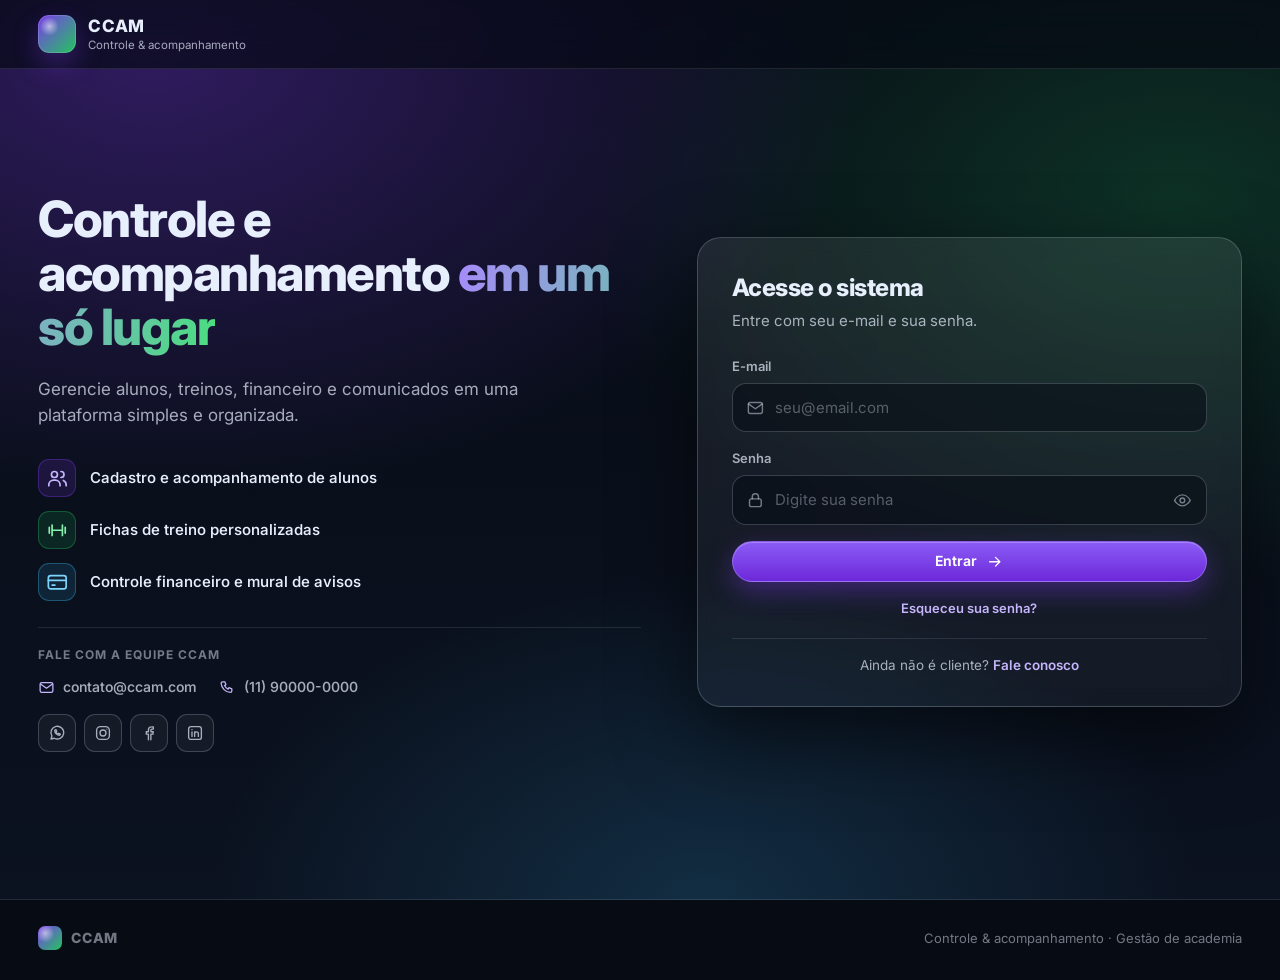
<file: src/main/resources/static/index.html>
<!doctype html>
<html lang="pt-BR">
  <head>
    <meta charset="utf-8" />
    <meta name="viewport" content="width=device-width, initial-scale=1" />
    <title>CCAM | Início</title>
    <meta name="description" content="CCAM: gestão de alunos, treinos, financeiro e comunicados." />
    <meta name="theme-color" content="#0b1220" />
    <link rel="icon" type="image/svg+xml" href="favicon.svg" />
    <link rel="icon" type="image/png" sizes="32x32" href="favicon-32.png" />
    <link rel="icon" href="favicon.ico" sizes="any" />
    <link rel="apple-touch-icon" href="apple-touch-icon.png" />
    <link rel="preconnect" href="https://fonts.googleapis.com" />
    <link rel="preconnect" href="https://fonts.gstatic.com" crossorigin />
    <link href="https://fonts.googleapis.com/css2?family=Inter:wght@400;500;600;700;800&amp;display=swap" rel="stylesheet" />
    <link rel="stylesheet" href="css/style.css" />
  </head>
  <body>
    <a class="skip-link" href="#conteudo">Pular para o conteúdo</a>
    <header class="topbar" data-topbar></header>

    <main id="conteudo">
      <div class="container page">
        <section class="hero hero--home">
          <h1>Bem-vindo(a) ao <span class="grad">CCAM</span></h1>
          <p>Gerenciamento e gestão interna da academia: alunos, treinos, financeiro e comunicação em um só lugar.</p>
          <div class="hero__actions">
            <a class="btn btn--brand" href="cadastro.html" data-perm="ALUNOS_EDITAR"><svg class="icon" aria-hidden="true" focusable="false"><use href="#i-user-plus"></use></svg>Novo cadastro</a>
            <a class="btn" href="treinos.html" data-perm="TREINOS_VER"><svg class="icon" aria-hidden="true" focusable="false"><use href="#i-dumbbell"></use></svg>Ver treinos</a>
            <a class="btn btn--brand" href="empresas.html" data-perm="EMPRESAS_GERENCIAR"><svg class="icon" aria-hidden="true" focusable="false"><use href="#i-building"></use></svg>Cadastrar empresa</a>
          </div>
        </section>

        <h2 class="section-title">Acesso rápido</h2>
        <section class="grid grid--3" style="margin-top: 14px;">
          <a class="module" href="cadastro.html" data-perm="ALUNOS_VER">
            <span class="chip-icon "><svg class="icon" aria-hidden="true" focusable="false"><use href="#i-user-plus"></use></svg></span>
            <span class="module__body"><strong>Alunos</strong><span>Cadastre, busque e edite alunos, com histórico de alterações.</span></span>
            <svg class="icon module__arrow" aria-hidden="true" focusable="false"><use href="#i-arrow-right"></use></svg>
          </a>
          <a class="module" href="treinos.html" data-perm="TREINOS_VER">
            <span class="chip-icon chip-icon--green"><svg class="icon" aria-hidden="true" focusable="false"><use href="#i-dumbbell"></use></svg></span>
            <span class="module__body"><strong>Treinos</strong><span>Monte fichas personalizadas a partir do catálogo de exercícios.</span></span>
            <svg class="icon module__arrow" aria-hidden="true" focusable="false"><use href="#i-arrow-right"></use></svg>
          </a>
          <a class="module" href="financeiro.html" data-perm="FINANCEIRO_VER">
            <span class="chip-icon chip-icon--sky"><svg class="icon" aria-hidden="true" focusable="false"><use href="#i-wallet"></use></svg></span>
            <span class="module__body"><strong>Financeiro</strong><span>Lance mensalidades e acompanhe o status de pagamento.</span></span>
            <svg class="icon module__arrow" aria-hidden="true" focusable="false"><use href="#i-arrow-right"></use></svg>
          </a>
          <a class="module" href="empresa.html" data-perm="EMPRESA_VER">
            <span class="chip-icon chip-icon--warn"><svg class="icon" aria-hidden="true" focusable="false"><use href="#i-building"></use></svg></span>
            <span class="module__body"><strong>Empresa</strong><span>Dados institucionais e administrativos da academia.</span></span>
            <svg class="icon module__arrow" aria-hidden="true" focusable="false"><use href="#i-arrow-right"></use></svg>
          </a>
          <a class="module" href="mural.html" data-perm="MURAL_VER">
            <span class="chip-icon "><svg class="icon" aria-hidden="true" focusable="false"><use href="#i-megaphone"></use></svg></span>
            <span class="module__body"><strong>Mural</strong><span>Publique avisos, novidades e eventos para os alunos.</span></span>
            <svg class="icon module__arrow" aria-hidden="true" focusable="false"><use href="#i-arrow-right"></use></svg>
          </a>
          <a class="module" href="crm.html" data-perm="CRM_VER">
            <span class="chip-icon chip-icon--green"><svg class="icon" aria-hidden="true" focusable="false"><use href="#i-chart"></use></svg></span>
            <span class="module__body"><strong>CRM</strong><span>Retenção, novos alunos e aniversariantes do mês.</span></span>
            <svg class="icon module__arrow" aria-hidden="true" focusable="false"><use href="#i-arrow-right"></use></svg>
          </a>
          <a class="module" href="loja.html" data-perm="LOJA_GERENCIAR">
            <span class="chip-icon chip-icon--green"><svg class="icon" aria-hidden="true" focusable="false"><use href="#i-bag"></use></svg></span>
            <span class="module__body"><strong>Loja</strong><span>Produtos da loja interna e desconto de aniversário.</span></span>
            <svg class="icon module__arrow" aria-hidden="true" focusable="false"><use href="#i-arrow-right"></use></svg>
          </a>
          <a class="module" href="usuarios.html" data-perm="USUARIOS_GERENCIAR">
            <span class="chip-icon chip-icon--sky"><svg class="icon" aria-hidden="true" focusable="false"><use href="#i-users"></use></svg></span>
            <span class="module__body"><strong>Usuários</strong><span>Gerencie a equipe: gestores, professores e atendentes.</span></span>
            <svg class="icon module__arrow" aria-hidden="true" focusable="false"><use href="#i-arrow-right"></use></svg>
          </a>
          <a class="module" href="empresas.html" data-perm="EMPRESAS_GERENCIAR">
            <span class="chip-icon "><svg class="icon" aria-hidden="true" focusable="false"><use href="#i-building"></use></svg></span>
            <span class="module__body"><strong>Empresas</strong><span>Cadastre e gerencie as academias que usam o sistema.</span></span>
            <svg class="icon module__arrow" aria-hidden="true" focusable="false"><use href="#i-arrow-right"></use></svg>
          </a>
        </section>
      </div>
    </main>

    <footer class="footer" data-footer></footer>

    <script src="js/script.js"></script>
  </body>
</html>
</file>
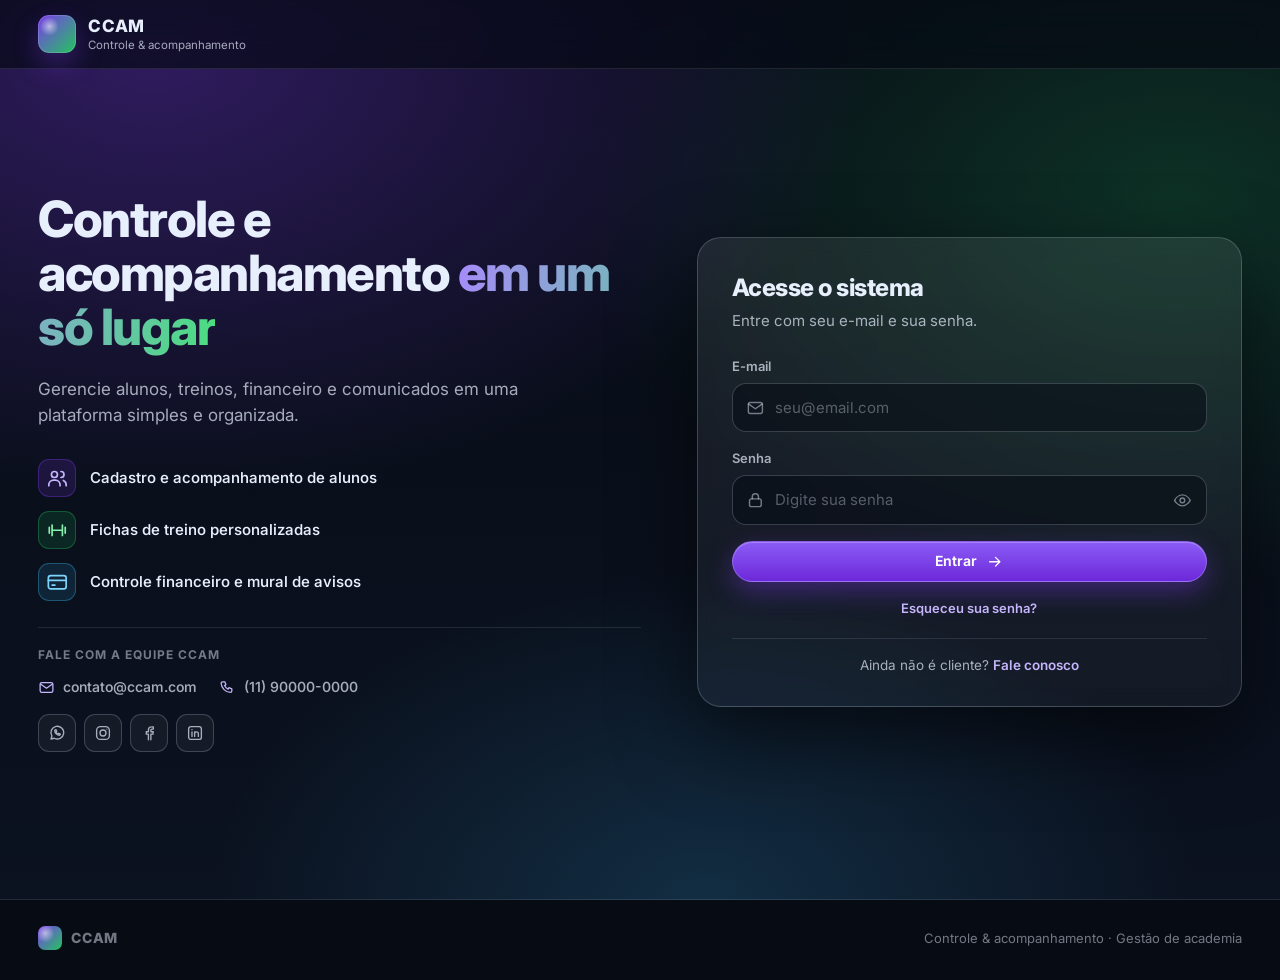
<file: src/main/resources/static/cadastro.html>
<!doctype html>
<html lang="pt-BR">
  <head>
    <meta charset="utf-8" />
    <meta name="viewport" content="width=device-width, initial-scale=1" />
    <title>CCAM | Alunos</title>
    <meta name="description" content="Cadastro e consulta de alunos no CCAM." />
    <meta name="theme-color" content="#0b1220" />
    <link rel="icon" type="image/svg+xml" href="favicon.svg" />
    <link rel="icon" type="image/png" sizes="32x32" href="favicon-32.png" />
    <link rel="icon" href="favicon.ico" sizes="any" />
    <link rel="apple-touch-icon" href="apple-touch-icon.png" />
    <link rel="preconnect" href="https://fonts.googleapis.com" />
    <link rel="preconnect" href="https://fonts.gstatic.com" crossorigin />
    <link href="https://fonts.googleapis.com/css2?family=Inter:wght@400;500;600;700;800&amp;display=swap" rel="stylesheet" />
    <link rel="stylesheet" href="css/style.css" />
  </head>
  <body>
    <a class="skip-link" href="#conteudo">Pular para o conteúdo</a>
    <header class="topbar" data-topbar></header>

    <main id="conteudo">
      <div class="container page">
        <section class="hero">
          <span class="hero__eyebrow"><svg class="icon" aria-hidden="true" focusable="false"><use href="#i-user-plus"></use></svg>Alunos</span>
          <h1>Alunos</h1>
          <p>Cadastre novos alunos, consulte quem já está registrado e mantenha os dados atualizados.</p>
        </section>

        <section class="grid" data-perm="ALUNOS_EDITAR">
          <article class="card">
            <div class="card__head">
              <span class="chip-icon"><svg class="icon" aria-hidden="true" focusable="false"><use href="#i-user-plus"></use></svg></span>
              <div>
                <h2 id="aluno-form-title">Novo aluno</h2>
                <p class="help" id="aluno-form-sub">Campos marcados com <span class="req" aria-hidden="true">*</span> são obrigatórios.</p>
              </div>
            </div>

            <form id="formCadastro">
              <div class="form-section">
                <h3 class="form-section__title"><svg class="icon" aria-hidden="true" focusable="false"><use href="#i-user"></use></svg>Dados pessoais</h3>
                <div class="row">
                  <div class="field">
                    <label for="nome">Nome completo <span class="req" aria-hidden="true">*</span></label>
                    <input id="nome" type="text" required autocomplete="name" placeholder="Nome e sobrenome" />
                  </div>
                  <div class="field">
                    <label for="cpf">CPF <span class="req" aria-hidden="true">*</span></label>
                    <input id="cpf" type="text" required inputmode="numeric" data-mask="cpf" placeholder="000.000.000-00" />
                  </div>
                </div>
                <div class="row">
                  <div class="field">
                    <label for="data_nascimento">Data de nascimento</label>
                    <input id="data_nascimento" type="date" />
                  </div>
                  <div class="field">
                    <label for="sexo">Sexo</label>
                    <select id="sexo">
                      <option value="M">Masculino</option>
                      <option value="F">Feminino</option>
                    </select>
                  </div>
                </div>
              </div>

              <div class="form-section">
                <h3 class="form-section__title"><svg class="icon" aria-hidden="true" focusable="false"><use href="#i-phone"></use></svg>Contato</h3>
                <div class="row row--3">
                  <div class="field">
                    <label for="email">E-mail <span class="req" aria-hidden="true">*</span></label>
                    <input id="email" type="email" required autocomplete="email" placeholder="aluno@email.com" />
                  </div>
                  <div class="field">
                    <label for="celular">Celular <span class="req" aria-hidden="true">*</span></label>
                    <input id="celular" type="tel" required data-mask="phone" autocomplete="tel" placeholder="(00) 00000-0000" />
                  </div>
                  <div class="field">
                    <label for="telefone_fixo">Telefone fixo</label>
                    <input id="telefone_fixo" type="tel" data-mask="phone" placeholder="(00) 0000-0000" />
                  </div>
                </div>
              </div>

              <div class="form-section">
                <h3 class="form-section__title"><svg class="icon" aria-hidden="true" focusable="false"><use href="#i-activity"></use></svg>Medidas e saúde</h3>
                <div class="row">
                  <div class="field">
                    <label for="peso">Peso (kg)</label>
                    <input id="peso" type="text" inputmode="decimal" placeholder="Ex: 75,5" />
                  </div>
                  <div class="field">
                    <label for="altura">Altura (m)</label>
                    <input id="altura" type="text" inputmode="decimal" placeholder="Ex: 1,75" />
                  </div>
                </div>
                <div class="field">
                  <label for="condicao_saude">Condição de saúde</label>
                  <textarea id="condicao_saude" placeholder="Informe alergias, lesões ou condições médicas..."></textarea>
                </div>
              </div>

              <div class="form-actions">
                <button class="btn btn--brand" type="submit" id="btn-salvar-aluno"><svg class="icon" aria-hidden="true" focusable="false"><use href="#i-check"></use></svg>Salvar cadastro</button>
                <button class="btn btn--ghost" type="button" id="btn-cancelar-aluno" hidden>Cancelar edição</button>
              </div>
            </form>
          </article>
        </section>

        <section class="grid">
          <article class="card" id="alunos-card">
            <div class="card__head">
              <span class="chip-icon chip-icon--sky"><svg class="icon" aria-hidden="true" focusable="false"><use href="#i-users"></use></svg></span>
              <div>
                <h2>Alunos cadastrados</h2>
                <p class="help">Busque por nome, e-mail ou CPF. Alunos inativos não são apagados: o cadastro e o histórico ficam guardados.</p>
              </div>
            </div>

            <div class="toolbar" id="alunos-filtros">
              <div class="field toolbar__search">
                <label for="alunos-busca" class="sr-only">Buscar aluno</label>
                <div class="input-wrap">
                  <svg class="icon" aria-hidden="true" focusable="false"><use href="#i-search"></use></svg>
                  <input id="alunos-busca" type="search" data-filter="busca" placeholder="Buscar por nome, e-mail ou CPF" autocomplete="off" />
                </div>
              </div>
              <div class="field">
                <label for="alunos-status" class="sr-only">Situação</label>
                <select id="alunos-status" data-filter="status">
                  <option value="ativos" data-default>Alunos atuais (ativos)</option>
                  <option value="inativos">Somente inativos</option>
                  <option value="todos">Todos os alunos</option>
                </select>
              </div>
              <button type="button" class="btn btn--ghost" data-filter-clear>Limpar filtros</button>
            </div>

            <div class="table-wrap">
              <table aria-label="Alunos cadastrados">
                <thead>
                  <tr>
                    <th class="col-name">Aluno</th>
                    <th>CPF</th>
                    <th>Celular</th>
                    <th>Cadastro</th>
                    <th>Situação</th>
                    <th class="num">Ações</th>
                  </tr>
                </thead>
                <tbody id="alunos-lista">
                  <tr><td colspan="6" class="empty-cell"><p class="msg-info">Carregando alunos...</p></td></tr>
                </tbody>
              </table>
            </div>
            <div id="alunos-paginacao"></div>
          </article>
        </section>
      </div>
    </main>

    <footer class="footer" data-footer></footer>

    <script src="js/script.js"></script>
  </body>
</html>
</file>
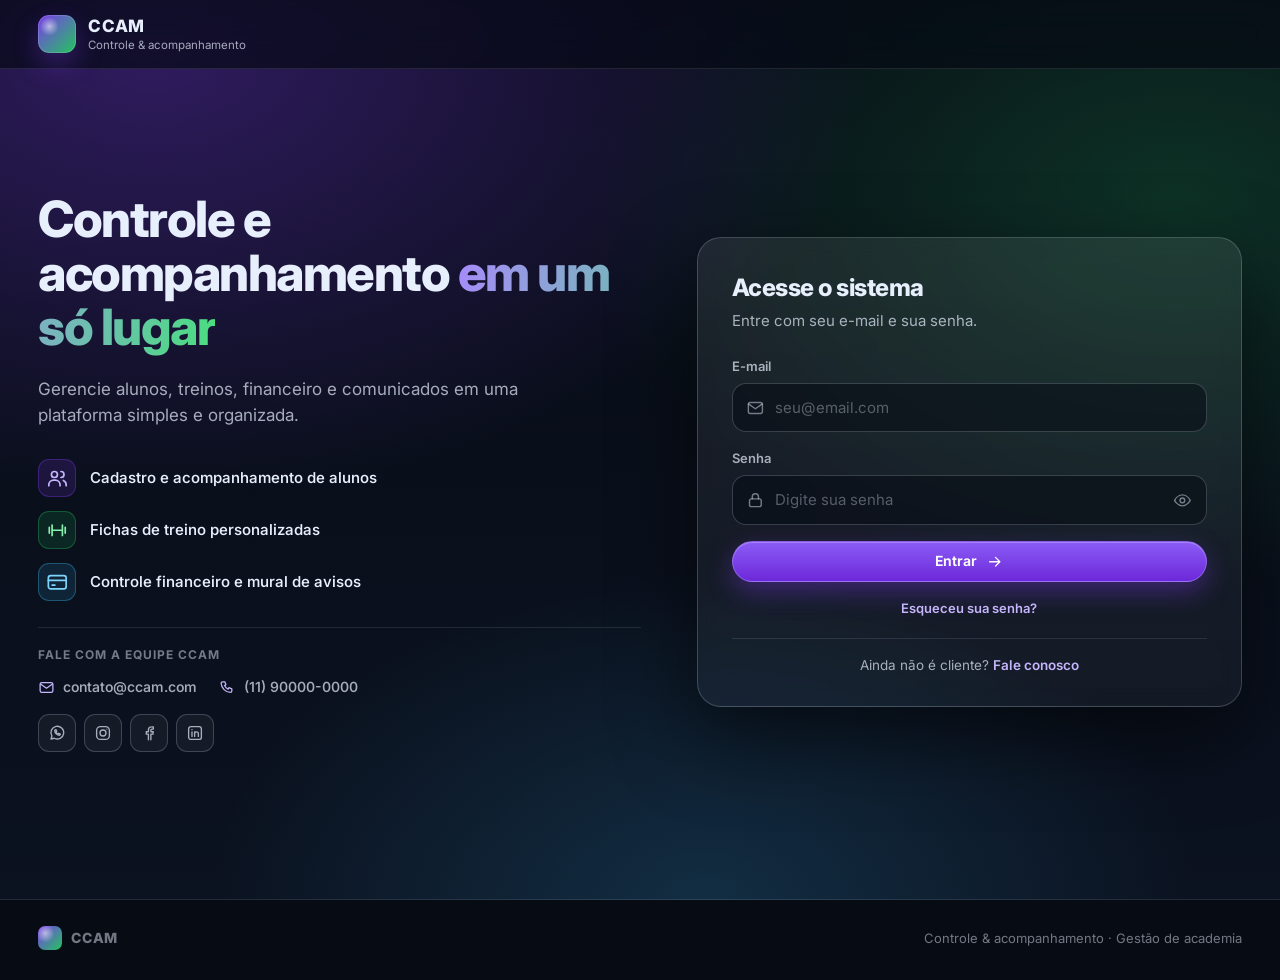
<file: src/main/resources/static/conta.html>
<!doctype html>
<html lang="pt-BR">
  <head>
    <meta charset="utf-8" />
    <meta name="viewport" content="width=device-width, initial-scale=1" />
    <title>CCAM | Minha conta</title>
    <meta name="description" content="Dados da sua conta e troca de senha." />
    <meta name="theme-color" content="#0b1220" />
    <link rel="icon" type="image/svg+xml" href="favicon.svg" />
    <link rel="icon" type="image/png" sizes="32x32" href="favicon-32.png" />
    <link rel="icon" href="favicon.ico" sizes="any" />
    <link rel="apple-touch-icon" href="apple-touch-icon.png" />
    <link rel="preconnect" href="https://fonts.googleapis.com" />
    <link rel="preconnect" href="https://fonts.gstatic.com" crossorigin />
    <link href="https://fonts.googleapis.com/css2?family=Inter:wght@400;500;600;700;800&amp;display=swap" rel="stylesheet" />
    <link rel="stylesheet" href="css/style.css" />
  </head>
  <body>
    <a class="skip-link" href="#conteudo">Pular para o conteúdo</a>
    <header class="topbar" data-topbar></header>

    <main id="conteudo">
      <div class="container page">
        <section class="hero">
          <span class="hero__eyebrow"><svg class="icon" aria-hidden="true" focusable="false"><use href="#i-user"></use></svg>Conta</span>
          <h1>Minha Conta</h1>
          <p>Seus dados de acesso e segurança.</p>
        </section>

        <section class="grid grid--split" style="grid-template-columns: minmax(0,1fr) minmax(0,1fr);">
          <article class="card">
            <div id="conta-dados"></div>
          </article>

          <article class="card">
            <div class="card__head">
              <span class="chip-icon"><svg class="icon" aria-hidden="true" focusable="false"><use href="#i-key"></use></svg></span>
              <div>
                <h2>Alterar senha</h2>
                <p class="help">Após a troca, você entrará novamente no sistema.</p>
              </div>
            </div>
            <form id="formSenha">
              <div class="field">
                <label for="senhaAtual">Senha atual <span class="req" aria-hidden="true">*</span></label>
                <input id="senhaAtual" type="password" required autocomplete="current-password" />
              </div>
              <div class="field">
                <label for="novaSenha">Nova senha <span class="req" aria-hidden="true">*</span></label>
                <input id="novaSenha" type="password" required minlength="6" autocomplete="new-password" placeholder="Mínimo de 6 caracteres" />
              </div>
              <div class="field">
                <label for="confirmaSenha">Confirmar nova senha <span class="req" aria-hidden="true">*</span></label>
                <input id="confirmaSenha" type="password" required minlength="6" autocomplete="new-password" />
              </div>
              <p class="form-alert" id="senhaError" role="alert" hidden></p>
              <div class="form-actions">
                <button class="btn btn--brand" type="submit"><svg class="icon" aria-hidden="true" focusable="false"><use href="#i-check"></use></svg>Salvar nova senha</button>
              </div>
            </form>
          </article>
        </section>
      </div>
    </main>

    <footer class="footer" data-footer></footer>

    <script src="js/script.js"></script>
  </body>
</html>
</file>
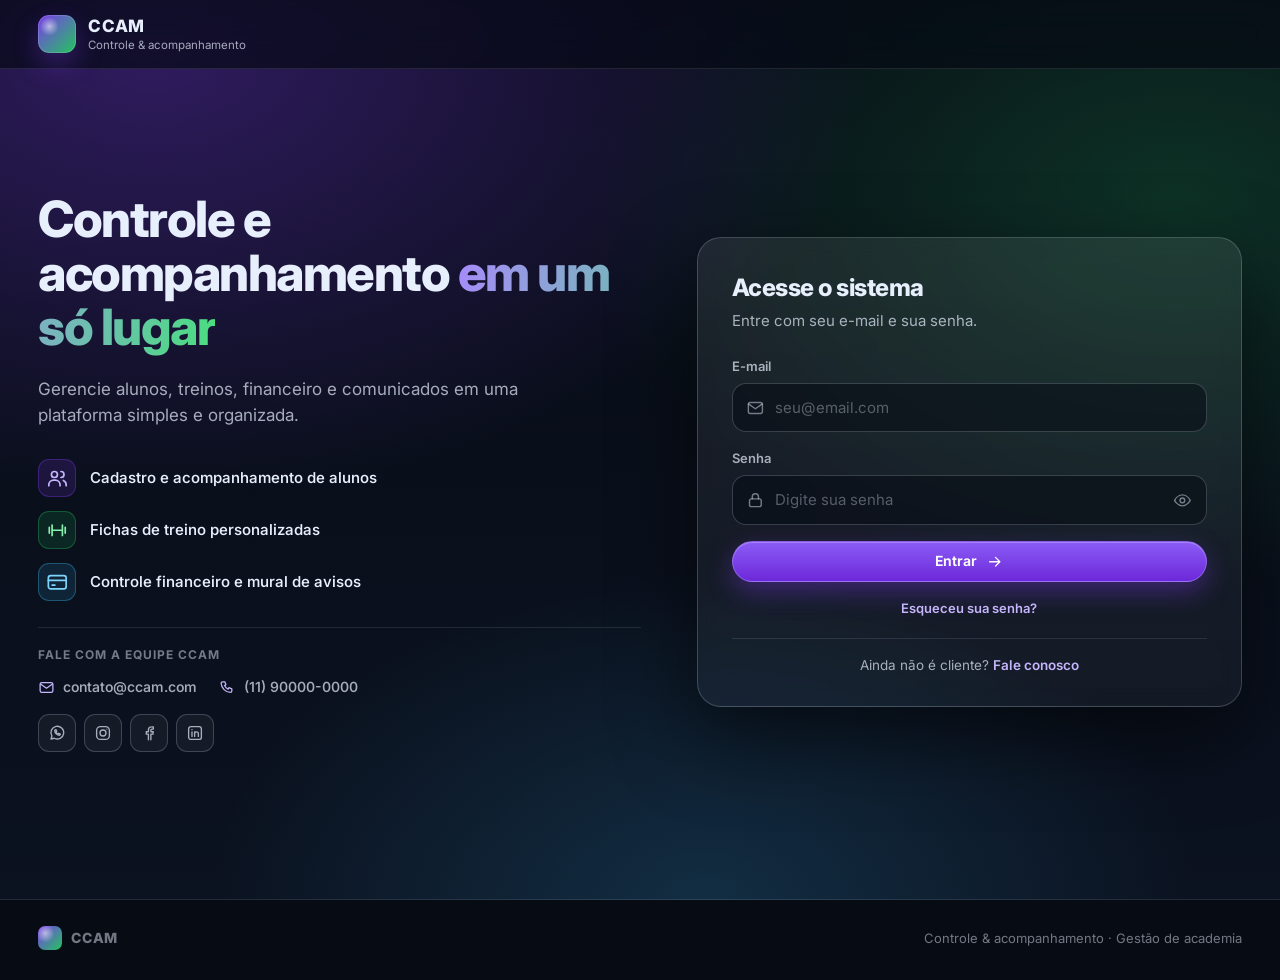
<file: src/main/resources/static/crm.html>
<!doctype html>
<html lang="pt-BR">
  <head>
    <meta charset="utf-8" />
    <meta name="viewport" content="width=device-width, initial-scale=1" />
    <title>CCAM | CRM</title>
    <meta name="description" content="Controle geral de retenção, novos alunos e aniversariantes." />
    <meta name="theme-color" content="#0b1220" />
    <link rel="icon" type="image/svg+xml" href="favicon.svg" />
    <link rel="icon" type="image/png" sizes="32x32" href="favicon-32.png" />
    <link rel="icon" href="favicon.ico" sizes="any" />
    <link rel="apple-touch-icon" href="apple-touch-icon.png" />
    <link rel="preconnect" href="https://fonts.googleapis.com" />
    <link rel="preconnect" href="https://fonts.gstatic.com" crossorigin />
    <link href="https://fonts.googleapis.com/css2?family=Inter:wght@400;500;600;700;800&amp;display=swap" rel="stylesheet" />
    <link rel="stylesheet" href="css/style.css" />
  </head>
  <body>
    <a class="skip-link" href="#conteudo">Pular para o conteúdo</a>
    <header class="topbar" data-topbar></header>

    <main id="conteudo">
      <div class="container page">
        <section class="hero">
          <span class="hero__eyebrow"><svg class="icon" aria-hidden="true" focusable="false"><use href="#i-chart"></use></svg>CRM</span>
          <h1>CRM</h1>
          <p>Retenção, frequência e aniversariantes, com base nos treinos que os alunos marcam no app.</p>
        </section>

        <section class="grid grid--3">
          <article class="card kpi">
            <div class="kpi__top">
              <h2 class="kpi__title">Alunos</h2>
              <span class="chip-icon"><svg class="icon" aria-hidden="true" focusable="false"><use href="#i-users"></use></svg></span>
            </div>
            <div class="kpi__foot">
              <span class="kpi__value" id="kpi-total-alunos">...</span>
              <span class="kpi__label">alunos ativos</span>
            </div>
          </article>
          <article class="card kpi">
            <div class="kpi__top">
              <h2 class="kpi__title">Frequência</h2>
              <span class="chip-icon chip-icon--sky"><svg class="icon" aria-hidden="true" focusable="false"><use href="#i-activity"></use></svg></span>
            </div>
            <div class="kpi__foot">
              <span class="kpi__value" id="kpi-frequentes">--</span>
              <span class="kpi__label">treinaram nos últimos 7 dias</span>
            </div>
          </article>
          <article class="card kpi">
            <div class="kpi__top">
              <h2 class="kpi__title">Novatos (mês)</h2>
              <span class="chip-icon chip-icon--green"><svg class="icon" aria-hidden="true" focusable="false"><use href="#i-trending-up"></use></svg></span>
            </div>
            <div class="kpi__foot">
              <span class="kpi__value" id="kpi-novatos">--</span>
              <span class="kpi__label">novas matrículas</span>
            </div>
          </article>
        </section>

        <section class="card" data-perm="FINANCEIRO_VER" id="crm-financeiro">
          <div class="card__head">
            <span class="chip-icon chip-icon--green"><svg class="icon" aria-hidden="true" focusable="false"><use href="#i-wallet"></use></svg></span>
            <div>
              <h2>Financeiro</h2>
              <p class="help">Recebimentos do mês, atrasos e a evolução dos últimos 6 meses.</p>
            </div>
            <a class="btn btn--sm btn--ghost crm-fin__link" href="financeiro.html">Abrir financeiro</a>
          </div>
          <div class="crm-fin__kpis">
            <div class="crm-fin__kpi"><span class="crm-fin__rotulo">Recebido no mês</span><strong id="fin-recebido">--</strong></div>
            <div class="crm-fin__kpi"><span class="crm-fin__rotulo">A receber no mês</span><strong id="fin-areceber">--</strong></div>
            <div class="crm-fin__kpi crm-fin__kpi--alerta"><span class="crm-fin__rotulo">Em atraso</span><strong id="fin-vencido">--</strong><span class="cell-sub" id="fin-inadimplentes"></span></div>
            <div class="crm-fin__kpi"><span class="crm-fin__rotulo">Inadimplência</span><strong id="fin-percentual">--</strong><span class="cell-sub">dos alunos ativos</span></div>
          </div>
          <div class="crm-fin__grafico" id="fin-grafico" role="img" aria-label="Recebido e lançado nos últimos 6 meses"></div>
          <div class="crm-fin__legenda">
            <span><i class="crm-fin__cor crm-fin__cor--recebido"></i>Recebido</span>
            <span><i class="crm-fin__cor crm-fin__cor--lancado"></i>Lançado</span>
          </div>
          <p class="aviso-informados" id="fin-informados-crm" hidden></p>
        </section>

        <section class="grid grid--2">
          <article class="card">
            <div class="card__head">
              <span class="chip-icon chip-icon--warn"><svg class="icon" aria-hidden="true" focusable="false"><use href="#i-clock"></use></svg></span>
              <div>
                <h2>Alunos ausentes (mais de 15 dias)</h2>
                <p class="help">Alunos ativos sem treino marcado no app há mais de 15 dias.</p>
              </div>
            </div>
            <div class="table-wrap">
              <table>
                <thead>
                  <tr>
                    <th>Nome</th>
                    <th>Último treino</th>
                    <th>Sem treinar</th>
                  </tr>
                </thead>
                <tbody id="tabela-ausentes">
                  <tr><td colspan="3" class="empty-cell"><p class="msg-info">Carregando...</p></td></tr>
                </tbody>
              </table>
            </div>
          </article>

          <article class="card">
            <div class="card__head">
              <span class="chip-icon"><svg class="icon" aria-hidden="true" focusable="false"><use href="#i-cake"></use></svg></span>
              <div>
                <h2>Aniversariantes do mês</h2>
                <p class="help">Uma boa oportunidade de relacionamento.</p>
              </div>
            </div>
            <ul class="list" id="lista-aniversariantes">
              <li class="is-empty"><p class="msg-info">Carregando...</p></li>
            </ul>
          </article>
        </section>
      </div>
    </main>

    <footer class="footer" data-footer></footer>

    <script src="js/script.js"></script>
  </body>
</html>
</file>
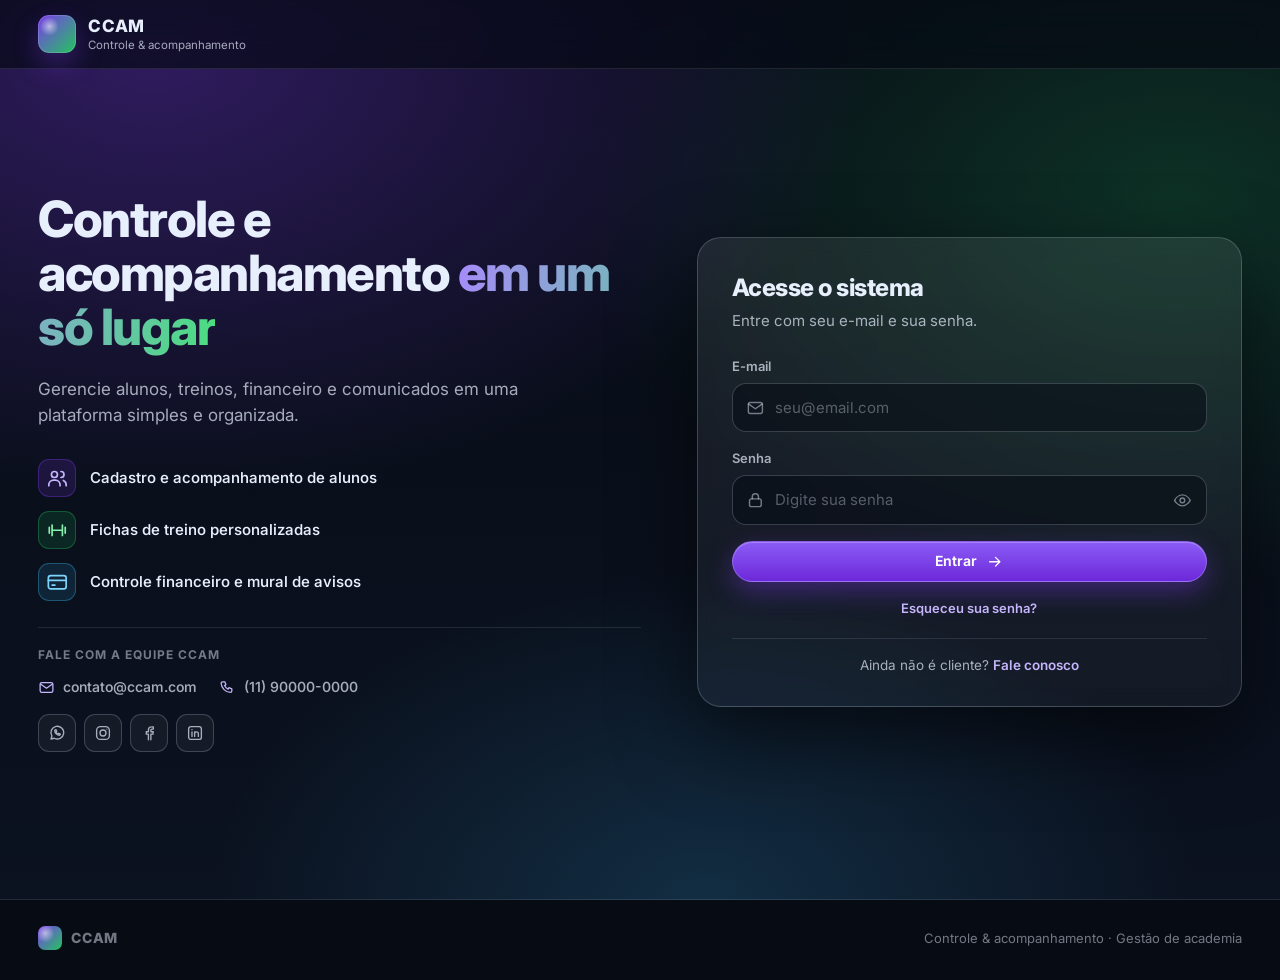
<file: src/main/resources/static/empresa.html>
<!doctype html>
<html lang="pt-BR">
  <head>
    <meta charset="utf-8" />
    <meta name="viewport" content="width=device-width, initial-scale=1" />
    <title>CCAM | Empresa</title>
    <meta name="description" content="Informações institucionais e administrativas." />
    <meta name="theme-color" content="#0b1220" />
    <link rel="icon" type="image/svg+xml" href="favicon.svg" />
    <link rel="icon" type="image/png" sizes="32x32" href="favicon-32.png" />
    <link rel="icon" href="favicon.ico" sizes="any" />
    <link rel="apple-touch-icon" href="apple-touch-icon.png" />
    <link rel="preconnect" href="https://fonts.googleapis.com" />
    <link rel="preconnect" href="https://fonts.gstatic.com" crossorigin />
    <link href="https://fonts.googleapis.com/css2?family=Inter:wght@400;500;600;700;800&amp;display=swap" rel="stylesheet" />
    <link rel="stylesheet" href="css/style.css" />
  </head>
  <body>
    <a class="skip-link" href="#conteudo">Pular para o conteúdo</a>
    <header class="topbar" data-topbar></header>

    <main id="conteudo">
      <div class="container page">
        <section class="hero">
          <span class="hero__eyebrow"><svg class="icon" aria-hidden="true" focusable="false"><use href="#i-building"></use></svg>Empresa</span>
          <h1>Dados da Empresa</h1>
          <p>Informações institucionais e administrativas da sua academia.</p>
        </section>

        <section class="grid">
          <article class="card">
            <div class="company__head" id="empresa-header" style="margin-bottom: 24px;">
              <span class="logo" aria-hidden="true"></span>
              <div><h2>Carregando...</h2></div>
            </div>
            <div id="empresa-form-host"></div>
          </article>
        </section>
      </div>
    </main>

    <footer class="footer" data-footer></footer>

    <script src="js/script.js"></script>
  </body>
</html>
</file>
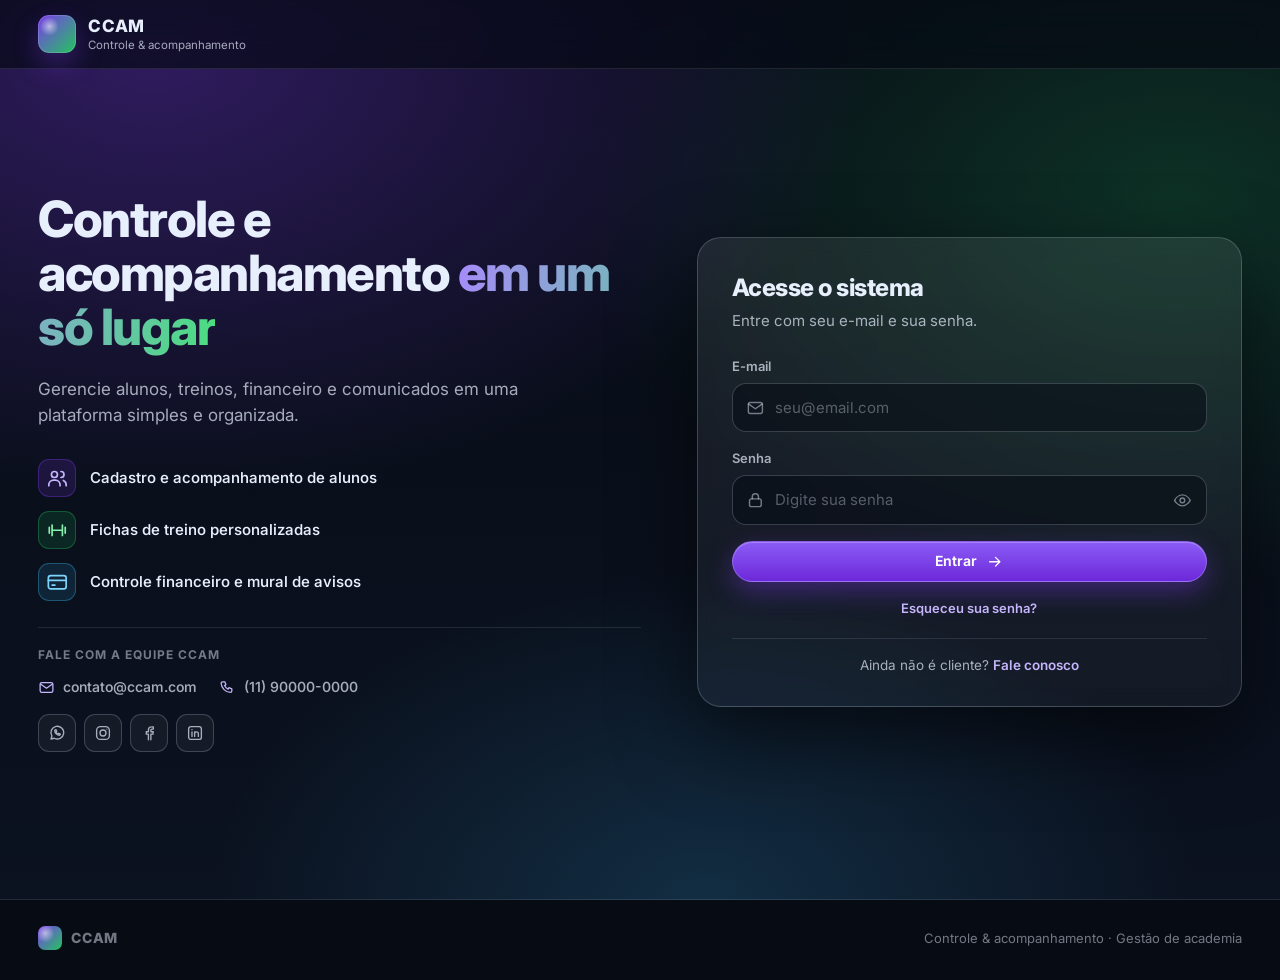
<file: src/main/resources/static/empresas.html>
<!doctype html>
<html lang="pt-BR">
  <head>
    <meta charset="utf-8" />
    <meta name="viewport" content="width=device-width, initial-scale=1" />
    <title>CCAM | Empresas</title>
    <meta name="description" content="Cadastro de academias no CCAM." />
    <meta name="theme-color" content="#0b1220" />
    <link rel="icon" type="image/svg+xml" href="favicon.svg" />
    <link rel="icon" type="image/png" sizes="32x32" href="favicon-32.png" />
    <link rel="icon" href="favicon.ico" sizes="any" />
    <link rel="apple-touch-icon" href="apple-touch-icon.png" />
    <link rel="preconnect" href="https://fonts.googleapis.com" />
    <link rel="preconnect" href="https://fonts.gstatic.com" crossorigin />
    <link href="https://fonts.googleapis.com/css2?family=Inter:wght@400;500;600;700;800&amp;display=swap" rel="stylesheet" />
    <link rel="stylesheet" href="css/style.css" />
  </head>
  <body>
    <a class="skip-link" href="#conteudo">Pular para o conteúdo</a>
    <header class="topbar" data-topbar></header>

    <main id="conteudo">
      <div class="container page">
        <section class="hero">
          <span class="hero__eyebrow"><svg class="icon" aria-hidden="true" focusable="false"><use href="#i-building"></use></svg>Administração</span>
          <h1>Empresas</h1>
          <p>Cadastre as academias que usam o sistema. Cada uma tem seus próprios alunos, usuários e dados.</p>
        </section>

        <section class="grid">
          <article class="card">
            <div class="card__head">
              <span class="chip-icon chip-icon--sky"><svg class="icon" aria-hidden="true" focusable="false"><use href="#i-building"></use></svg></span>
              <div>
                <h2>Academias cadastradas</h2>
                <p class="help">Desativar uma empresa bloqueia o acesso de todos os usuários dela, sem apagar dados.</p>
              </div>
            </div>
            <div class="table-wrap">
              <table aria-label="Empresas cadastradas">
                <thead>
                  <tr>
                    <th class="col-name">Empresa</th>
                    <th>CNPJ</th>
                    <th>Cidade</th>
                    <th>Titular</th>
                    <th>Status</th>
                    <th class="num">Ações</th>
                  </tr>
                </thead>
                <tbody id="empresas-lista">
                  <tr><td colspan="6" class="empty-cell"><p class="msg-info">Carregando empresas...</p></td></tr>
                </tbody>
              </table>
            </div>
          </article>

          <article class="card">
            <div class="card__head">
              <span class="chip-icon"><svg class="icon" aria-hidden="true" focusable="false"><use href="#i-plus"></use></svg></span>
              <div>
                <h2 id="empresa-form-title">Cadastrar nova empresa</h2>
                <p class="help">Campos marcados com <span class="req" aria-hidden="true">*</span> são obrigatórios.</p>
              </div>
            </div>
            <div id="empresa-form-host"></div>
          </article>
        </section>

        <section class="grid">
          <article class="card" id="contatos-card">
            <div class="card__head">
              <span class="chip-icon chip-icon--green"><svg class="icon" aria-hidden="true" focusable="false"><use href="#i-message"></use></svg></span>
              <div>
                <h2>Contatos recebidos (Fale conosco)</h2>
                <p class="help">Academias interessadas que deixaram o contato na tela de login.</p>
              </div>
            </div>

            <div class="toolbar" id="contatos-filtros">
              <div class="field toolbar__search">
                <label for="contatos-busca" class="sr-only">Buscar contato</label>
                <div class="input-wrap">
                  <svg class="icon" aria-hidden="true" focusable="false"><use href="#i-search"></use></svg>
                  <input id="contatos-busca" type="search" data-filter="busca" placeholder="Buscar por nome, e-mail, academia ou cidade" autocomplete="off" />
                </div>
              </div>
              <div class="field">
                <label for="contatos-status" class="sr-only">Situação</label>
                <select id="contatos-status" data-filter="status">
                  <option value="pendentes" data-default>Pendentes</option>
                  <option value="atendidos">Atendidos</option>
                  <option value="todos">Todos</option>
                </select>
              </div>
            </div>

            <div class="table-wrap">
              <table aria-label="Contatos recebidos">
                <thead>
                  <tr>
                    <th class="col-name">Contato</th>
                    <th>Academia</th>
                    <th>Mensagem</th>
                    <th>Recebido em</th>
                    <th class="num">Ações</th>
                  </tr>
                </thead>
                <tbody id="contatos-lista">
                  <tr><td colspan="5" class="empty-cell"><p class="msg-info">Carregando contatos...</p></td></tr>
                </tbody>
              </table>
            </div>
            <div id="contatos-paginacao"></div>
          </article>
        </section>
      </div>
    </main>

    <footer class="footer" data-footer></footer>

    <script src="js/script.js"></script>
  </body>
</html>
</file>
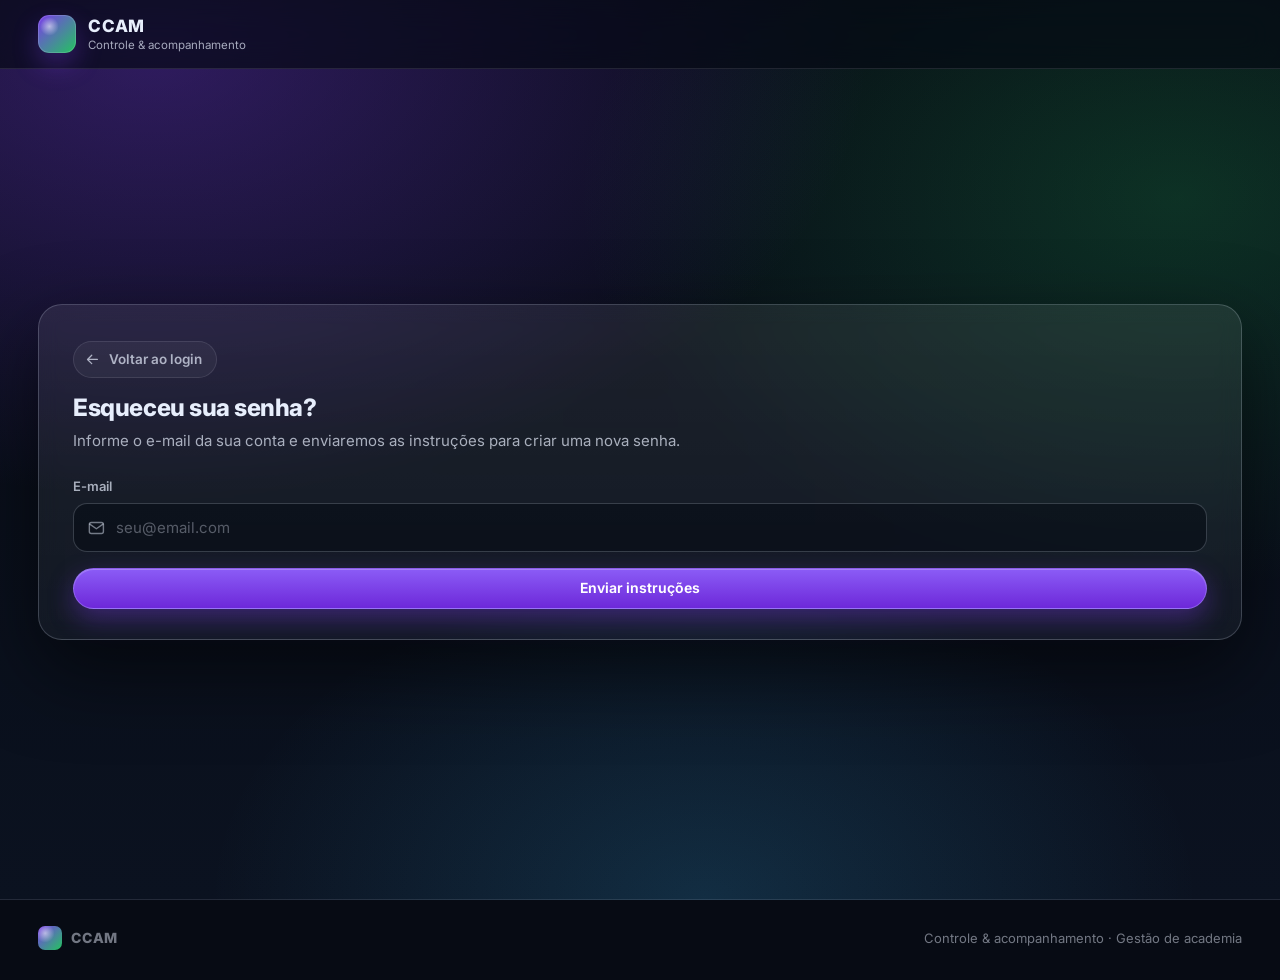
<file: src/main/resources/static/esqueci-senha.html>
<!doctype html>
<html lang="pt-BR">
  <head>
    <meta charset="utf-8" />
    <meta name="viewport" content="width=device-width, initial-scale=1" />
    <title>CCAM | Recuperar senha</title>
    <meta name="description" content="Recupere o acesso ao sistema CCAM." />
    <meta name="theme-color" content="#0b1220" />
    <link rel="icon" type="image/svg+xml" href="favicon.svg" />
    <link rel="icon" type="image/png" sizes="32x32" href="favicon-32.png" />
    <link rel="icon" href="favicon.ico" sizes="any" />
    <link rel="apple-touch-icon" href="apple-touch-icon.png" />
    <link rel="preconnect" href="https://fonts.googleapis.com" />
    <link rel="preconnect" href="https://fonts.gstatic.com" crossorigin />
    <link href="https://fonts.googleapis.com/css2?family=Inter:wght@400;500;600;700;800&amp;display=swap" rel="stylesheet" />
    <link rel="stylesheet" href="css/style.css" />
  </head>
  <body>
    <a class="skip-link" href="#conteudo">Pular para o conteúdo</a>
    <header class="topbar" data-topbar></header>

    <main id="conteudo">
      <div class="container auth auth--solo page">
        <section class="auth__panel">
          <a class="back-link" href="login.html"><svg class="icon" aria-hidden="true" focusable="false"><use href="#i-arrow-left"></use></svg>Voltar ao login</a>
          <h2>Esqueceu sua senha?</h2>
          <p class="lead">Informe o e-mail da sua conta e enviaremos as instruções para criar uma nova senha.</p>

          <form id="formEsqueci">
            <div class="field">
              <label for="email">E-mail</label>
              <div class="input-wrap">
                <svg class="icon" aria-hidden="true" focusable="false"><use href="#i-mail"></use></svg>
                <input type="email" id="email" required autocomplete="username" placeholder="seu@email.com" />
              </div>
            </div>
            <p class="form-alert" id="esqueciError" role="alert" hidden></p>
            <button class="btn btn--brand btn--block" type="submit">Enviar instruções</button>
          </form>

          <div id="esqueci-resultado" hidden></div>
        </section>
      </div>
    </main>

    <footer class="footer" data-footer></footer>

    <script src="js/script.js"></script>
  </body>
</html>
</file>
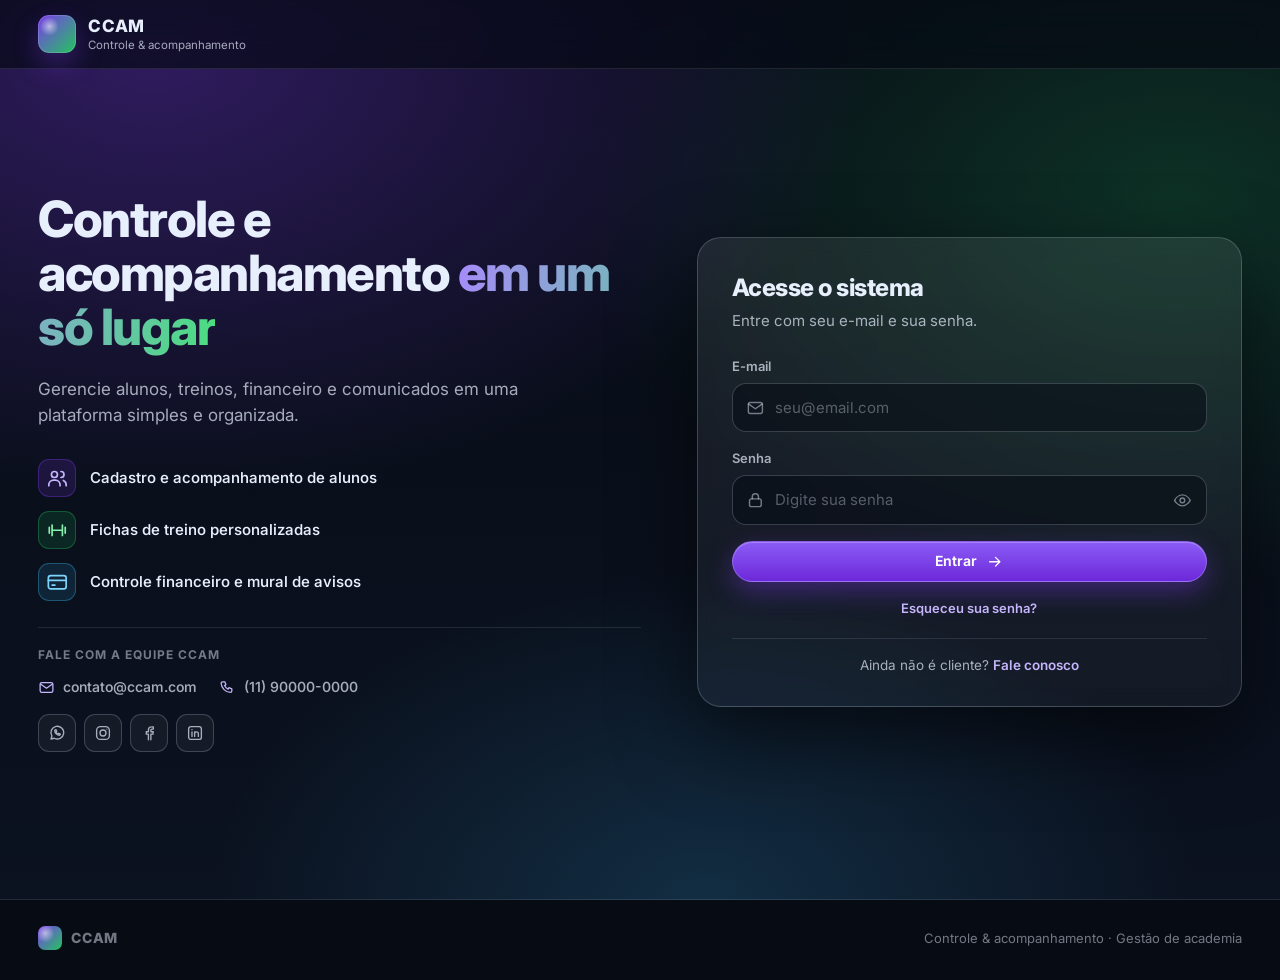
<file: src/main/resources/static/financeiro.html>
<!doctype html>
<html lang="pt-BR">
  <head>
    <meta charset="utf-8" />
    <meta name="viewport" content="width=device-width, initial-scale=1" />
    <title>CCAM | Financeiro</title>
    <meta name="description" content="Gestão financeira e mensalidades no CCAM." />
    <meta name="theme-color" content="#0b1220" />
    <link rel="icon" type="image/svg+xml" href="favicon.svg" />
    <link rel="icon" type="image/png" sizes="32x32" href="favicon-32.png" />
    <link rel="icon" href="favicon.ico" sizes="any" />
    <link rel="apple-touch-icon" href="apple-touch-icon.png" />
    <link rel="preconnect" href="https://fonts.googleapis.com" />
    <link rel="preconnect" href="https://fonts.gstatic.com" crossorigin />
    <link href="https://fonts.googleapis.com/css2?family=Inter:wght@400;500;600;700;800&amp;display=swap" rel="stylesheet" />
    <link rel="stylesheet" href="css/style.css" />
  </head>
  <body>
    <a class="skip-link" href="#conteudo">Pular para o conteúdo</a>
    <header class="topbar" data-topbar></header>

    <main id="conteudo">
      <div class="container page">
        <section class="hero">
          <span class="hero__eyebrow"><svg class="icon" aria-hidden="true" focusable="false"><use href="#i-wallet"></use></svg>Financeiro</span>
          <h1>Gestão Financeira</h1>
          <p>Lançamento de mensalidades e acompanhamento de status.</p>
        </section>

        <section class="grid grid--split">
          <article class="card" id="financeiro-card">
            <div class="card__head">
              <span class="chip-icon chip-icon--sky"><svg class="icon" aria-hidden="true" focusable="false"><use href="#i-wallet"></use></svg></span>
              <div>
                <h2>Lançamentos</h2>
                <p class="help">Histórico das mensalidades, do vencimento mais recente ao mais antigo. Somente o gestor altera ou exclui lançamentos.</p>
              </div>
            </div>

            <div class="aviso-informados" id="fin-informados" hidden>
              <svg class="icon" aria-hidden="true" focusable="false"><use href="#i-wallet"></use></svg>
              <span id="fin-informados-texto"></span>
              <button type="button" class="btn btn--sm" id="fin-ver-informados">Ver agora</button>
            </div>

            <div class="toolbar toolbar--labels" id="financeiro-filtros">
              <div class="field toolbar__search">
                <label for="fin-busca">Aluno</label>
                <div class="input-wrap">
                  <svg class="icon" aria-hidden="true" focusable="false"><use href="#i-search"></use></svg>
                  <input id="fin-busca" type="search" data-filter="busca" placeholder="Buscar pelo nome" autocomplete="off" />
                </div>
              </div>
              <div class="field">
                <label for="fin-mes">Mês de vencimento</label>
                <select id="fin-mes" data-filter="mes" data-meses></select>
              </div>
              <button type="button" class="btn btn--ghost" data-filter-clear>Limpar filtros</button>
              <div class="segmented" role="radiogroup" aria-label="Situação">
                <label class="segmented__item"><input type="radio" name="fin-status" value="" data-filter="status" data-default checked /><span>Todas</span></label>
                <label class="segmented__item"><input type="radio" name="fin-status" value="Pendente" data-filter="status" /><span>A receber</span></label>
                <label class="segmented__item"><input type="radio" name="fin-status" value="Vencido" data-filter="status" /><span>Vencidas</span></label>
                <label class="segmented__item"><input type="radio" name="fin-status" value="Informado" data-filter="status" /><span>Informadas pelo aluno</span></label>
                <label class="segmented__item"><input type="radio" name="fin-status" value="Pago" data-filter="status" /><span>Pagas</span></label>
              </div>
            </div>

            <div class="table-wrap">
              <table aria-label="Tabela de movimentações financeiras">
                <thead>
                  <tr>
                    <th class="col-name">Aluno</th>
                    <th class="num">Valor</th>
                    <th>Vencimento</th>
                    <th>Situação</th>
                    <th class="num">Ações</th>
                  </tr>
                </thead>
                <tbody id="tabela-financeiro">
                  <tr><td colspan="5" class="empty-cell"><p class="msg-info">Carregando lançamentos...</p></td></tr>
                </tbody>
              </table>
            </div>
            <div id="financeiro-paginacao"></div>
          </article>

          <div class="stack" data-perm="FINANCEIRO_LANCAR">
            <article class="card" data-perm="FINANCEIRO_LANCAR">
              <div class="card__head">
                <span class="chip-icon"><svg class="icon" aria-hidden="true" focusable="false"><use href="#i-plus"></use></svg></span>
                <div>
                  <h2>Lançar nova mensalidade</h2>
                  <p class="help">A cobrança é criada com status pendente.</p>
                </div>
              </div>

              <form id="formFinanceiro" data-enhance>
                <div class="field">
                  <label for="aluno_select">Selecionar aluno <span class="req" aria-hidden="true">*</span></label>
                  <select id="aluno_select" name="aluno" required>
                    <option value="" disabled selected>Carregando alunos...</option>
                  </select>
                </div>

                <div class="field">
                  <label for="fin_valor">Valor (R$) <span class="req" aria-hidden="true">*</span></label>
                  <input type="text" id="fin_valor" inputmode="decimal" placeholder="Ex: 120,00" required />
                </div>

                <div class="field">
                  <label for="fin_vencimento">Data de vencimento <span class="req" aria-hidden="true">*</span></label>
                  <input type="date" id="fin_vencimento" name="vencimento" required />
                </div>

                <div class="form-actions">
                  <button class="btn btn--brand btn--block" type="submit"><svg class="icon" aria-hidden="true" focusable="false"><use href="#i-check"></use></svg>Gerar cobrança</button>
                </div>
              </form>
            </article>

            <article class="card" data-perm="FINANCEIRO_EDITAR">
              <div class="card__head">
                <span class="chip-icon chip-icon--sky"><svg class="icon" aria-hidden="true" focusable="false"><use href="#i-clock"></use></svg></span>
                <div>
                  <h2>Mensalidades automáticas</h2>
                  <p class="help">Todo mês o sistema lança a mensalidade de cada aluno ativo.</p>
                </div>
              </div>
              <form id="formAutomatico">
                <label class="check-row" for="auto_ativa">
                  <input type="checkbox" id="auto_ativa" />
                  <span>Gerar as mensalidades sozinho</span>
                </label>
                <div class="fgrid">
                  <div class="field col-3">
                    <label for="auto_valor">Valor padrão (R$)</label>
                    <input id="auto_valor" type="text" inputmode="decimal" placeholder="Ex: 129,90" />
                  </div>
                  <div class="field col-3">
                    <label for="auto_dia">Dia do vencimento</label>
                    <input id="auto_dia" type="number" min="1" max="28" inputmode="numeric" placeholder="Ex: 10" />
                  </div>
                </div>
                <p class="help" id="auto_info">Quem já paga um valor diferente continua com o próprio valor.</p>
                <div class="form-actions">
                  <button class="btn btn--brand btn--block" type="submit"><svg class="icon" aria-hidden="true" focusable="false"><use href="#i-check"></use></svg>Salvar</button>
                </div>
              </form>
            </article>

            <article class="card" data-perm="FINANCEIRO_EDITAR">
              <div class="card__head">
                <span class="chip-icon chip-icon--green"><svg class="icon" aria-hidden="true" focusable="false"><use href="#i-wallet"></use></svg></span>
                <div>
                  <h2>Recebimento por Pix</h2>
                  <p class="help">Os alunos pagam as mensalidades pelo app com esta chave.</p>
                </div>
              </div>
              <form id="formPix">
                <div class="field">
                  <label for="pix_chave">Chave Pix</label>
                  <input id="pix_chave" type="text" maxlength="77" placeholder="CNPJ, e-mail, telefone ou chave aleatória" />
                </div>
                <div class="field">
                  <label for="pix_nome">Nome de quem recebe</label>
                  <input id="pix_nome" type="text" maxlength="60" placeholder="Como aparece no banco" />
                </div>
                <div class="field">
                  <label for="pix_cidade">Cidade</label>
                  <input id="pix_cidade" type="text" maxlength="40" placeholder="Ex: Goiânia" />
                </div>
                <div class="field">
                  <label for="pix_dia">Liberar o Pix a partir do dia</label>
                  <input id="pix_dia" type="number" min="1" max="28" inputmode="numeric" placeholder="Ex: 1" />
                  <p class="help">Nesse dia de cada mês o aluno recebe no app o aviso de que já pode pagar.</p>
                </div>
                <div class="form-actions">
                  <button class="btn btn--brand btn--block" type="submit"><svg class="icon" aria-hidden="true" focusable="false"><use href="#i-check"></use></svg>Salvar chave Pix</button>
                </div>
              </form>
            </article>
          </div>
        </section>
      </div>
    </main>

    <footer class="footer" data-footer></footer>

    <script src="js/script.js"></script>
  </body>
</html>
</file>
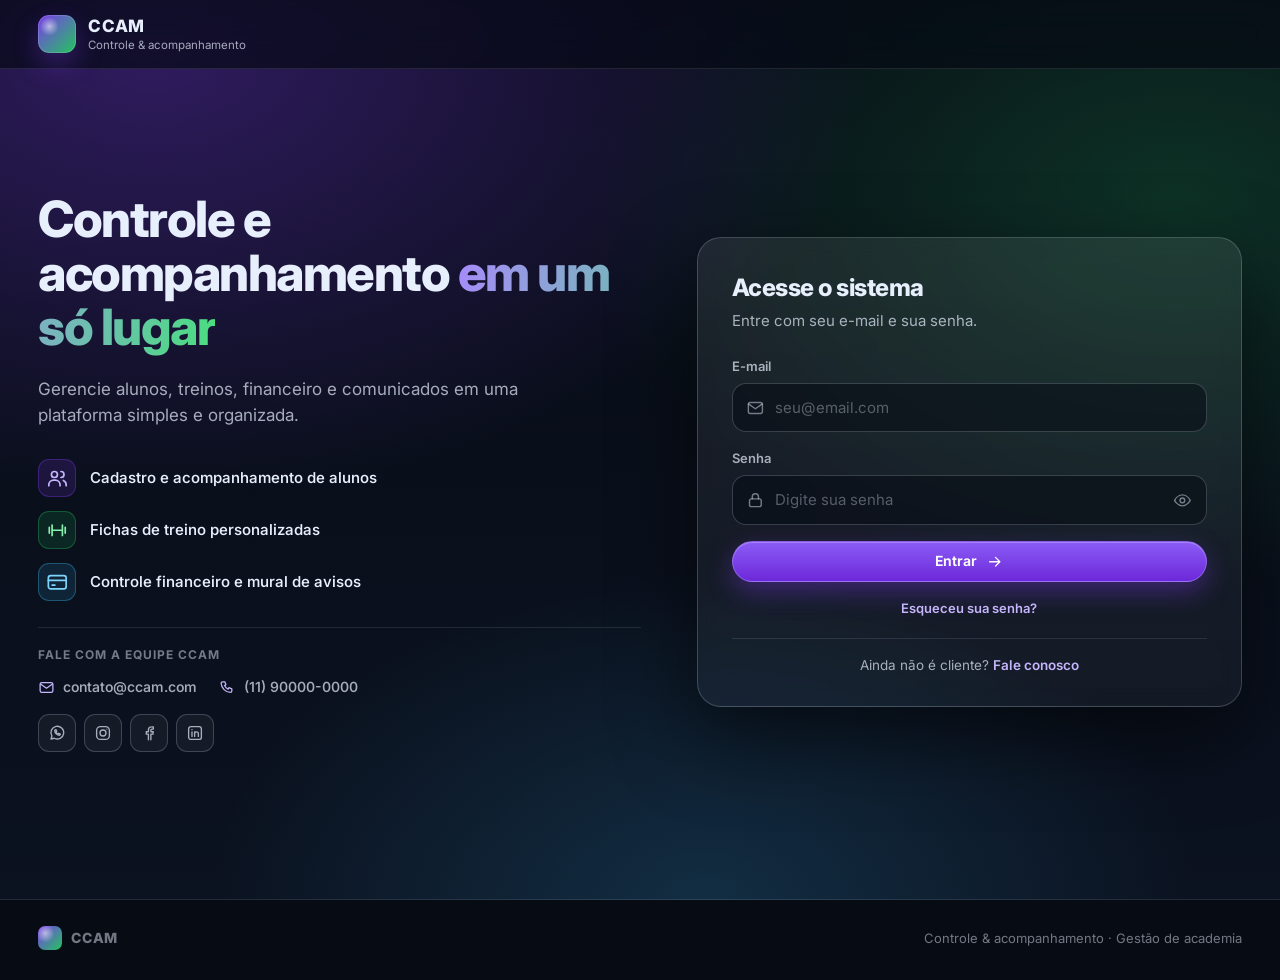
<file: src/main/resources/static/login.html>
<!doctype html>
<html lang="pt-BR">
  <head>
    <meta charset="utf-8" />
    <meta name="viewport" content="width=device-width, initial-scale=1" />
    <title>CCAM | Login</title>
    <meta name="description" content="Acesse o sistema CCAM." />
    <meta name="theme-color" content="#0b1220" />
    <link rel="icon" type="image/svg+xml" href="favicon.svg" />
    <link rel="icon" type="image/png" sizes="32x32" href="favicon-32.png" />
    <link rel="icon" href="favicon.ico" sizes="any" />
    <link rel="apple-touch-icon" href="apple-touch-icon.png" />
    <link rel="preconnect" href="https://fonts.googleapis.com" />
    <link rel="preconnect" href="https://fonts.gstatic.com" crossorigin />
    <link href="https://fonts.googleapis.com/css2?family=Inter:wght@400;500;600;700;800&amp;display=swap" rel="stylesheet" />
    <link rel="stylesheet" href="css/style.css" />
  </head>
  <body>
    <a class="skip-link" href="#conteudo">Pular para o conteúdo</a>
    <header class="topbar" data-topbar></header>

    <main id="conteudo">
      <div class="container auth page">
        <section class="auth__aside">
          <h1>Controle e acompanhamento <span class="grad">em um só lugar</span></h1>
          <p>Gerencie alunos, treinos, financeiro e comunicados em uma plataforma simples e organizada.</p>
          <ul class="features">
            <li><span class="chip-icon"><svg class="icon" aria-hidden="true" focusable="false"><use href="#i-users"></use></svg></span>Cadastro e acompanhamento de alunos</li>
            <li><span class="chip-icon chip-icon--green"><svg class="icon" aria-hidden="true" focusable="false"><use href="#i-dumbbell"></use></svg></span>Fichas de treino personalizadas</li>
            <li><span class="chip-icon chip-icon--sky"><svg class="icon" aria-hidden="true" focusable="false"><use href="#i-wallet"></use></svg></span>Controle financeiro e mural de avisos</li>
          </ul>
          <div class="contact-info" id="contato">
            <span class="contact-info__title">Fale com a equipe CCAM</span>
            <ul class="contact-info__list">
              <li><a href="mailto:contato@ccam.com"><svg class="icon" aria-hidden="true" focusable="false"><use href="#i-mail"></use></svg><span>contato@ccam.com</span></a></li>
              <li><a href="tel:+5511900000000"><svg class="icon" aria-hidden="true" focusable="false"><use href="#i-phone"></use></svg><span>(11) 90000-0000</span></a></li>
            </ul>
            <div class="social" aria-label="Redes sociais">
              <a class="social__btn" href="https://wa.me/5511900000000" target="_blank" rel="noopener" aria-label="WhatsApp" title="WhatsApp"><svg class="icon" aria-hidden="true" focusable="false"><use href="#i-whatsapp"></use></svg></a>
              <a class="social__btn" href="https://instagram.com/ccam.sistema" target="_blank" rel="noopener" aria-label="Instagram" title="Instagram"><svg class="icon" aria-hidden="true" focusable="false"><use href="#i-instagram"></use></svg></a>
              <a class="social__btn" href="https://facebook.com/ccam.sistema" target="_blank" rel="noopener" aria-label="Facebook" title="Facebook"><svg class="icon" aria-hidden="true" focusable="false"><use href="#i-facebook"></use></svg></a>
              <a class="social__btn" href="https://linkedin.com/company/ccam-sistema" target="_blank" rel="noopener" aria-label="LinkedIn" title="LinkedIn"><svg class="icon" aria-hidden="true" focusable="false"><use href="#i-linkedin"></use></svg></a>
            </div>
          </div>
        </section>

        <section class="auth__panel">
          <h2>Acesse o sistema</h2>
          <p class="lead">Entre com seu e-mail e sua senha.</p>

          <form id="loginForm">
            <div class="field">
              <label for="email">E-mail</label>
              <div class="input-wrap">
                <svg class="icon" aria-hidden="true" focusable="false"><use href="#i-mail"></use></svg>
                <input type="email" id="email" name="email" required autocomplete="username" placeholder="seu@email.com" />
              </div>
            </div>

            <div class="field">
              <label for="password">Senha</label>
              <div class="input-wrap">
                <svg class="icon" aria-hidden="true" focusable="false"><use href="#i-lock"></use></svg>
                <input type="password" id="password" name="password" required autocomplete="current-password" placeholder="Digite sua senha" />
                <button type="button" class="input-action" data-toggle-password aria-label="Mostrar senha"><svg class="icon" aria-hidden="true" focusable="false"><use href="#i-eye"></use></svg></button>
              </div>
            </div>

            <p class="form-alert" id="loginError" role="alert" hidden></p>

            <button class="btn btn--brand btn--block" type="submit">Entrar<svg class="icon" aria-hidden="true" focusable="false"><use href="#i-arrow-right"></use></svg></button>

            <div class="help" style="text-align: center;"><a class="link" href="esqueci-senha.html">Esqueceu sua senha?</a></div>
          </form>

          <p class="auth__alt">Ainda não é cliente? <a class="link" href="#contato" data-contato>Fale conosco</a></p>
        </section>
      </div>
    </main>

    <footer class="footer" data-footer></footer>

    <script src="js/script.js"></script>
  </body>
</html>
</file>
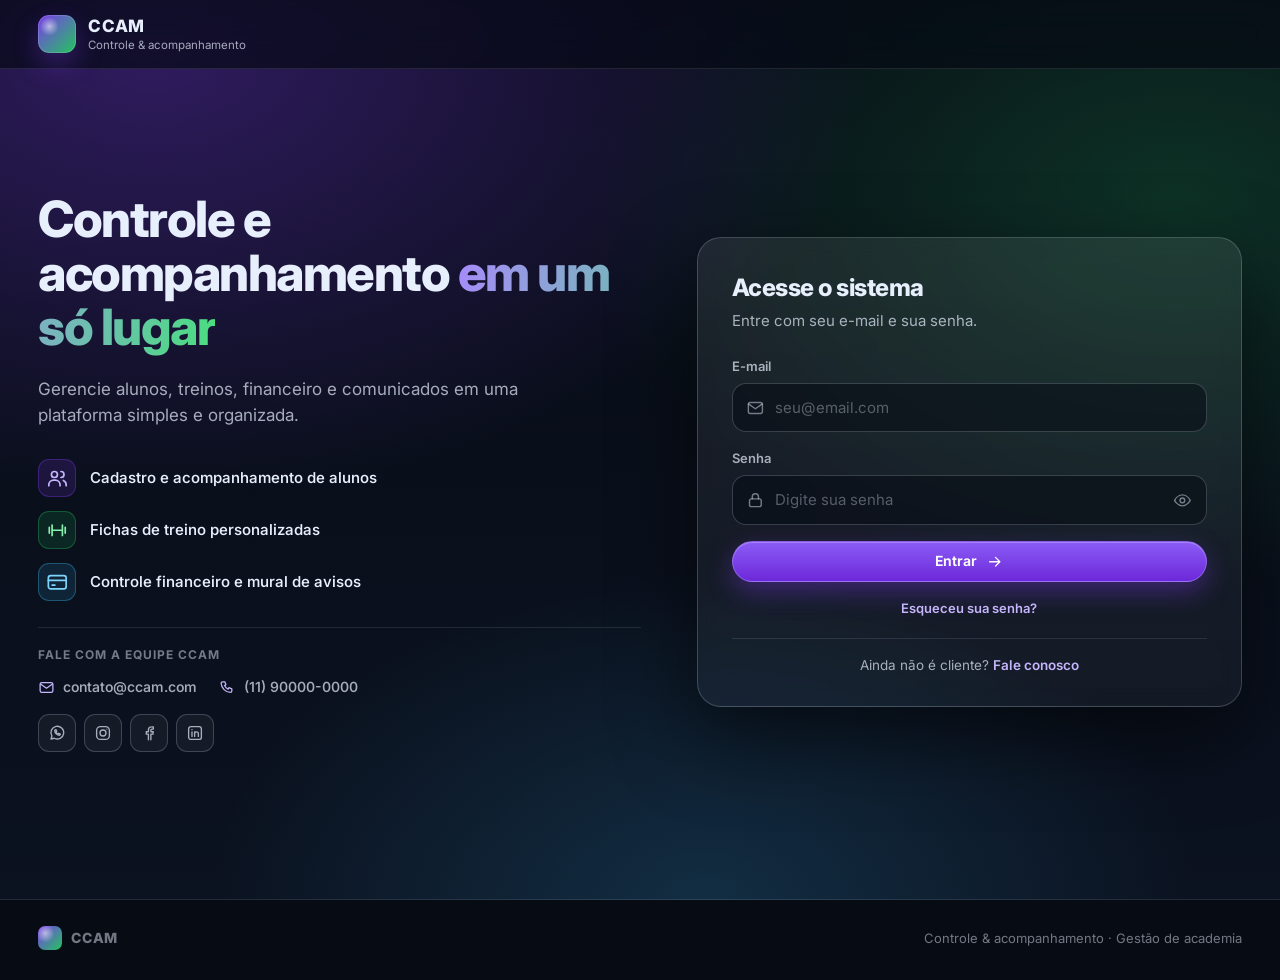
<file: src/main/resources/static/loja.html>
<!doctype html>
<html lang="pt-BR">
  <head>
    <meta charset="utf-8" />
    <meta name="viewport" content="width=device-width, initial-scale=1" />
    <title>CCAM | Loja</title>
    <meta name="description" content="Produtos da loja interna da academia." />
    <meta name="theme-color" content="#0b1220" />
    <link rel="icon" type="image/svg+xml" href="favicon.svg" />
    <link rel="icon" type="image/png" sizes="32x32" href="favicon-32.png" />
    <link rel="icon" href="favicon.ico" sizes="any" />
    <link rel="apple-touch-icon" href="apple-touch-icon.png" />
    <link rel="preconnect" href="https://fonts.googleapis.com" />
    <link rel="preconnect" href="https://fonts.gstatic.com" crossorigin />
    <link href="https://fonts.googleapis.com/css2?family=Inter:wght@400;500;600;700;800&amp;display=swap" rel="stylesheet" />
    <link rel="stylesheet" href="css/style.css" />
  </head>
  <body>
    <a class="skip-link" href="#conteudo">Pular para o conteúdo</a>
    <header class="topbar" data-topbar></header>

    <main id="conteudo">
      <div class="container page">
        <section class="hero">
          <span class="hero__eyebrow"><svg class="icon" aria-hidden="true" focusable="false"><use href="#i-bag"></use></svg>Loja</span>
          <h1>Loja da academia</h1>
          <p>Produtos vendidos na recepção. Os alunos veem o catálogo no app.</p>
        </section>

        <section class="grid">
          <article class="card">
            <div class="card__head">
              <span class="chip-icon chip-icon--green"><svg class="icon" aria-hidden="true" focusable="false"><use href="#i-settings"></use></svg></span>
              <div>
                <h2>Configuração</h2>
                <p class="help">Se a academia não tem loja, deixe desligado e a aba some do app.</p>
              </div>
            </div>
            <form id="formConfigLoja" class="loja-config">
              <label class="check-row" for="loja_ativa">
                <input type="checkbox" id="loja_ativa" />
                <span>Mostrar a loja no app dos alunos</span>
              </label>
              <div class="field">
                <label for="loja_desconto">Desconto de aniversário (%)</label>
                <input type="number" id="loja_desconto" min="0" max="90" step="1" />
              </div>
              <p class="help">No dia do aniversário, o aluno vê esse desconto nos produtos marcados com "desconto de aniversário".</p>
              <div class="form-actions">
                <button class="btn btn--brand" type="submit"><svg class="icon" aria-hidden="true" focusable="false"><use href="#i-check"></use></svg>Salvar configuração</button>
              </div>
            </form>
          </article>
        </section>

        <section class="grid">
          <article class="card" id="produtos-card">
            <div class="card__head">
              <span class="chip-icon chip-icon--sky"><svg class="icon" aria-hidden="true" focusable="false"><use href="#i-bag"></use></svg></span>
              <div>
                <h2>Produtos</h2>
                <p class="help">Cadastre, edite e apague os produtos. Produtos ocultos não aparecem no app.</p>
              </div>
              <button type="button" class="btn btn--brand" id="btn-novo-produto" style="margin-left:auto"><svg class="icon" aria-hidden="true" focusable="false"><use href="#i-plus"></use></svg>Novo produto</button>
            </div>

            <div class="toolbar" id="produtos-filtros">
              <div class="field toolbar__search">
                <label for="produtos-busca" class="sr-only">Buscar produto</label>
                <div class="input-wrap">
                  <svg class="icon" aria-hidden="true" focusable="false"><use href="#i-search"></use></svg>
                  <input id="produtos-busca" type="search" data-filter="busca" placeholder="Buscar por nome ou categoria" autocomplete="off" />
                </div>
              </div>
              <div class="field">
                <label for="produtos-status" class="sr-only">Situação</label>
                <select id="produtos-status" data-filter="status">
                  <option value="todos" data-default>Todos</option>
                  <option value="visiveis">Visíveis no app</option>
                  <option value="ocultos">Ocultos</option>
                </select>
              </div>
            </div>

            <div class="table-wrap">
              <table aria-label="Produtos da loja">
                <thead>
                  <tr>
                    <th class="col-name">Produto</th>
                    <th>Categoria</th>
                    <th class="num">Preço</th>
                    <th>No app</th>
                    <th class="num">Ações</th>
                  </tr>
                </thead>
                <tbody id="produtos-lista">
                  <tr><td colspan="5" class="empty-cell"><p class="msg-info">Carregando produtos...</p></td></tr>
                </tbody>
              </table>
            </div>
            <div id="produtos-paginacao"></div>
          </article>
        </section>
      </div>
    </main>

    <footer class="footer" data-footer></footer>

    <script src="js/script.js"></script>
  </body>
</html>
</file>
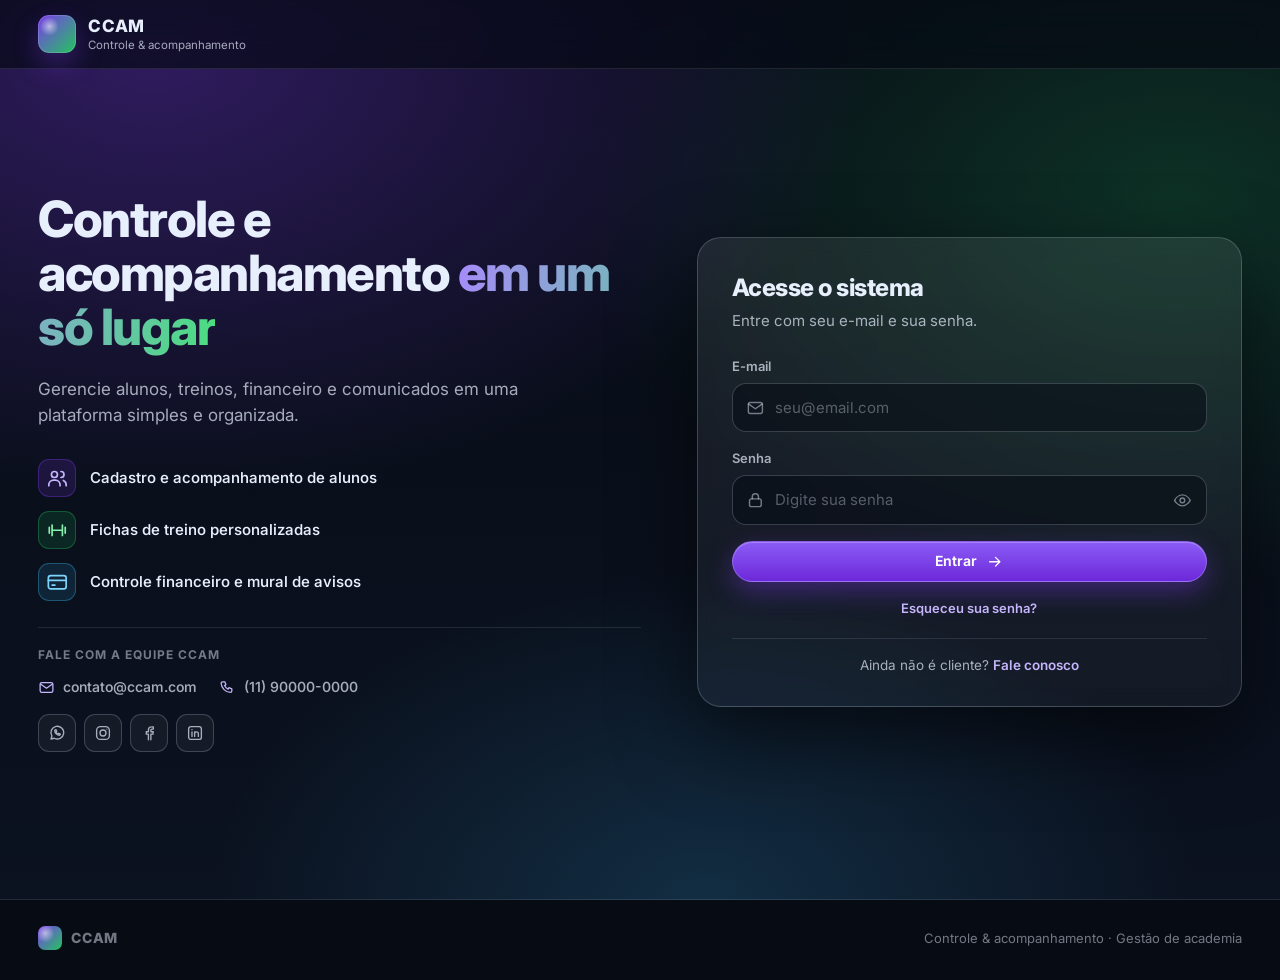
<file: src/main/resources/static/mural.html>
<!doctype html>
<html lang="pt-BR">
  <head>
    <meta charset="utf-8" />
    <meta name="viewport" content="width=device-width, initial-scale=1" />
    <title>CCAM | Mural</title>
    <meta name="description" content="Mural de avisos, novidades e eventos da academia." />
    <meta name="theme-color" content="#0b1220" />
    <link rel="icon" type="image/svg+xml" href="favicon.svg" />
    <link rel="icon" type="image/png" sizes="32x32" href="favicon-32.png" />
    <link rel="icon" href="favicon.ico" sizes="any" />
    <link rel="apple-touch-icon" href="apple-touch-icon.png" />
    <link rel="preconnect" href="https://fonts.googleapis.com" />
    <link rel="preconnect" href="https://fonts.gstatic.com" crossorigin />
    <link href="https://fonts.googleapis.com/css2?family=Inter:wght@400;500;600;700;800&amp;display=swap" rel="stylesheet" />
    <link rel="stylesheet" href="css/style.css" />
  </head>
  <body>
    <a class="skip-link" href="#conteudo">Pular para o conteúdo</a>
    <header class="topbar" data-topbar></header>

    <main id="conteudo">
      <div class="container page">
        <section class="hero">
          <span class="hero__eyebrow"><svg class="icon" aria-hidden="true" focusable="false"><use href="#i-megaphone"></use></svg>Mural</span>
          <h1>Mural de Avisos</h1>
          <p>Novidades, comunicados e eventos da academia.</p>
        </section>

        <section class="grid" data-perm="MURAL_PUBLICAR">
          <article class="card">
            <div class="card__head">
              <span class="chip-icon chip-icon--sky"><svg class="icon" aria-hidden="true" focusable="false"><use href="#i-megaphone"></use></svg></span>
              <div>
                <h2>Criar novo comunicado</h2>
                <p class="help">O aviso fica visível no mural assim que for publicado. Depois ele pode ser editado ou apagado.</p>
              </div>
            </div>

            <form id="formMural" data-enhance>
              <div class="field">
                <label for="aviso_titulo">Título do aviso <span class="req" aria-hidden="true">*</span></label>
                <input type="text" id="aviso_titulo" required placeholder="Ex: Manutenção programada" />
              </div>

              <div class="field">
                <label for="aviso_mensagem">Mensagem <span class="req" aria-hidden="true">*</span></label>
                <textarea id="aviso_mensagem" rows="4" required placeholder="Escreva a mensagem detalhada aqui..."></textarea>
              </div>

              <div class="form-actions">
                <button type="submit" class="btn btn--brand"><svg class="icon" aria-hidden="true" focusable="false"><use href="#i-megaphone"></use></svg>Publicar aviso</button>
              </div>
            </form>
          </article>
        </section>

        <h2 class="section-title" id="avisos-titulo">Avisos publicados</h2>
        <div class="toolbar toolbar--bare" id="avisos-filtros">
          <div class="field toolbar__search">
            <label for="avisos-busca" class="sr-only">Buscar aviso</label>
            <div class="input-wrap">
              <svg class="icon" aria-hidden="true" focusable="false"><use href="#i-search"></use></svg>
              <input id="avisos-busca" type="search" data-filter="busca" placeholder="Buscar no título ou na mensagem" autocomplete="off" />
            </div>
          </div>
          <div class="field">
            <label for="avisos-mes" class="sr-only">Mês de publicação</label>
            <select id="avisos-mes" data-filter="mes" data-meses data-futuro="0"></select>
          </div>
          <button type="button" class="btn btn--ghost" data-filter-clear>Limpar filtros</button>
        </div>
        <section id="lista-avisos" class="grid grid--2">
          <div class="card span-2"><p class="msg-info">Carregando avisos...</p></div>
        </section>
        <div id="avisos-paginacao"></div>
      </div>
    </main>

    <footer class="footer" data-footer></footer>

    <script src="js/script.js"></script>
  </body>
</html>
</file>
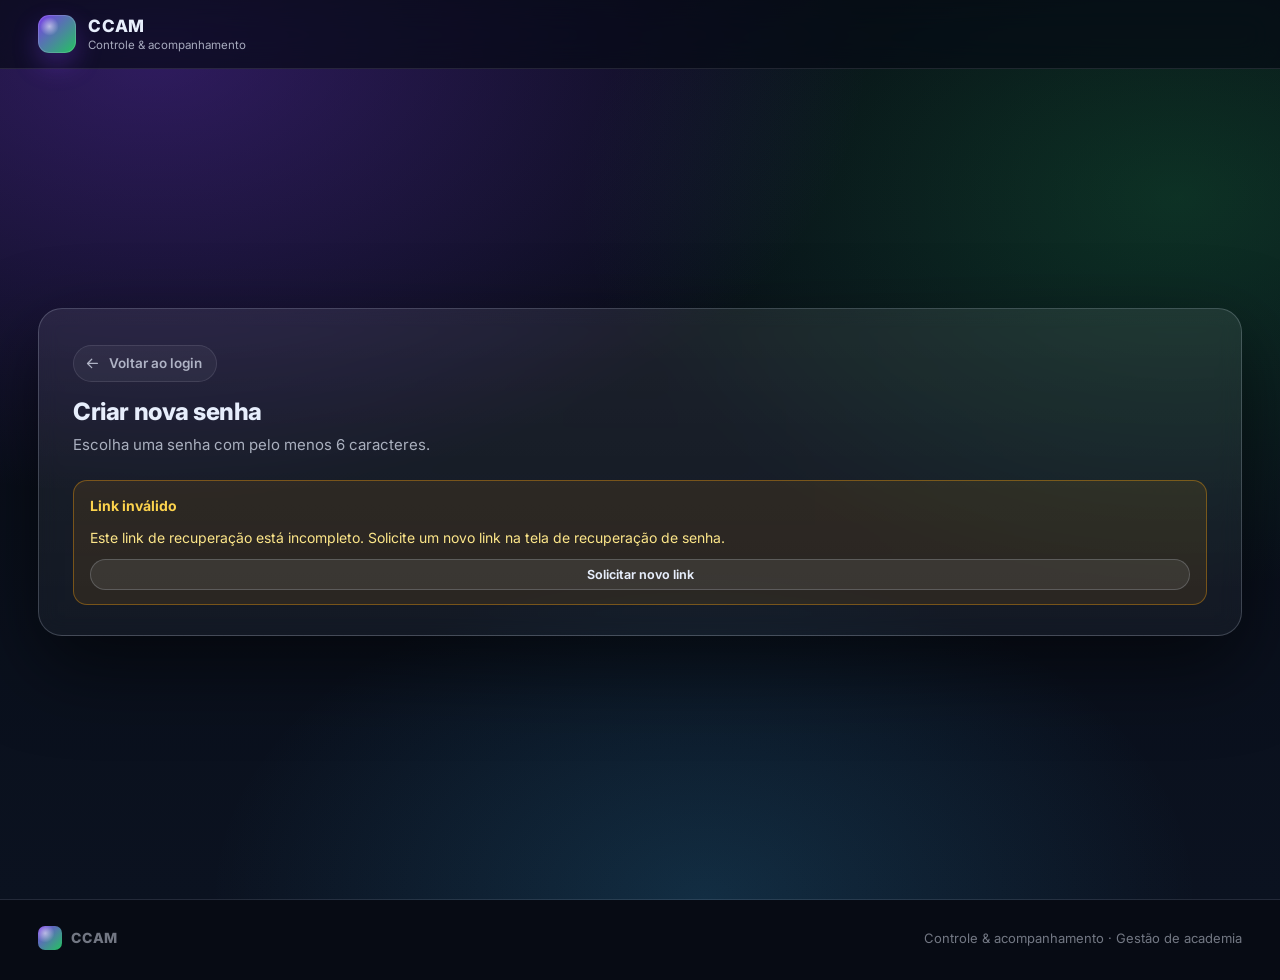
<file: src/main/resources/static/redefinir-senha.html>
<!doctype html>
<html lang="pt-BR">
  <head>
    <meta charset="utf-8" />
    <meta name="viewport" content="width=device-width, initial-scale=1" />
    <title>CCAM | Nova senha</title>
    <meta name="description" content="Crie uma nova senha para acessar o CCAM." />
    <meta name="theme-color" content="#0b1220" />
    <link rel="icon" type="image/svg+xml" href="favicon.svg" />
    <link rel="icon" type="image/png" sizes="32x32" href="favicon-32.png" />
    <link rel="icon" href="favicon.ico" sizes="any" />
    <link rel="apple-touch-icon" href="apple-touch-icon.png" />
    <link rel="preconnect" href="https://fonts.googleapis.com" />
    <link rel="preconnect" href="https://fonts.gstatic.com" crossorigin />
    <link href="https://fonts.googleapis.com/css2?family=Inter:wght@400;500;600;700;800&amp;display=swap" rel="stylesheet" />
    <link rel="stylesheet" href="css/style.css" />
  </head>
  <body>
    <a class="skip-link" href="#conteudo">Pular para o conteúdo</a>
    <header class="topbar" data-topbar></header>

    <main id="conteudo">
      <div class="container auth auth--solo page">
        <section class="auth__panel">
          <a class="back-link" href="login.html"><svg class="icon" aria-hidden="true" focusable="false"><use href="#i-arrow-left"></use></svg>Voltar ao login</a>
          <h2>Criar nova senha</h2>
          <p class="lead">Escolha uma senha com pelo menos 6 caracteres.</p>

          <form id="formRedefinir">
            <div class="field">
              <label for="novaSenha">Nova senha</label>
              <div class="input-wrap">
                <svg class="icon" aria-hidden="true" focusable="false"><use href="#i-lock"></use></svg>
                <input type="password" id="novaSenha" required minlength="6" autocomplete="new-password" placeholder="Nova senha" />
                <button type="button" class="input-action" data-toggle-password aria-label="Mostrar senha"><svg class="icon" aria-hidden="true" focusable="false"><use href="#i-eye"></use></svg></button>
              </div>
            </div>
            <div class="field">
              <label for="confirmaSenha">Confirmar nova senha</label>
              <div class="input-wrap">
                <svg class="icon" aria-hidden="true" focusable="false"><use href="#i-lock"></use></svg>
                <input type="password" id="confirmaSenha" required minlength="6" autocomplete="new-password" placeholder="Repita a senha" />
              </div>
            </div>
            <p class="form-alert" id="redefinirError" role="alert" hidden></p>
            <button class="btn btn--brand btn--block" type="submit">Salvar nova senha</button>
          </form>

          <div id="redefinir-invalido" hidden>
            <div class="callout"><strong>Link inválido</strong><span>Este link de recuperação está incompleto. Solicite um novo link na tela de recuperação de senha.</span>
            <a class="btn btn--sm" href="esqueci-senha.html">Solicitar novo link</a></div>
          </div>
        </section>
      </div>
    </main>

    <footer class="footer" data-footer></footer>

    <script src="js/script.js"></script>
  </body>
</html>
</file>
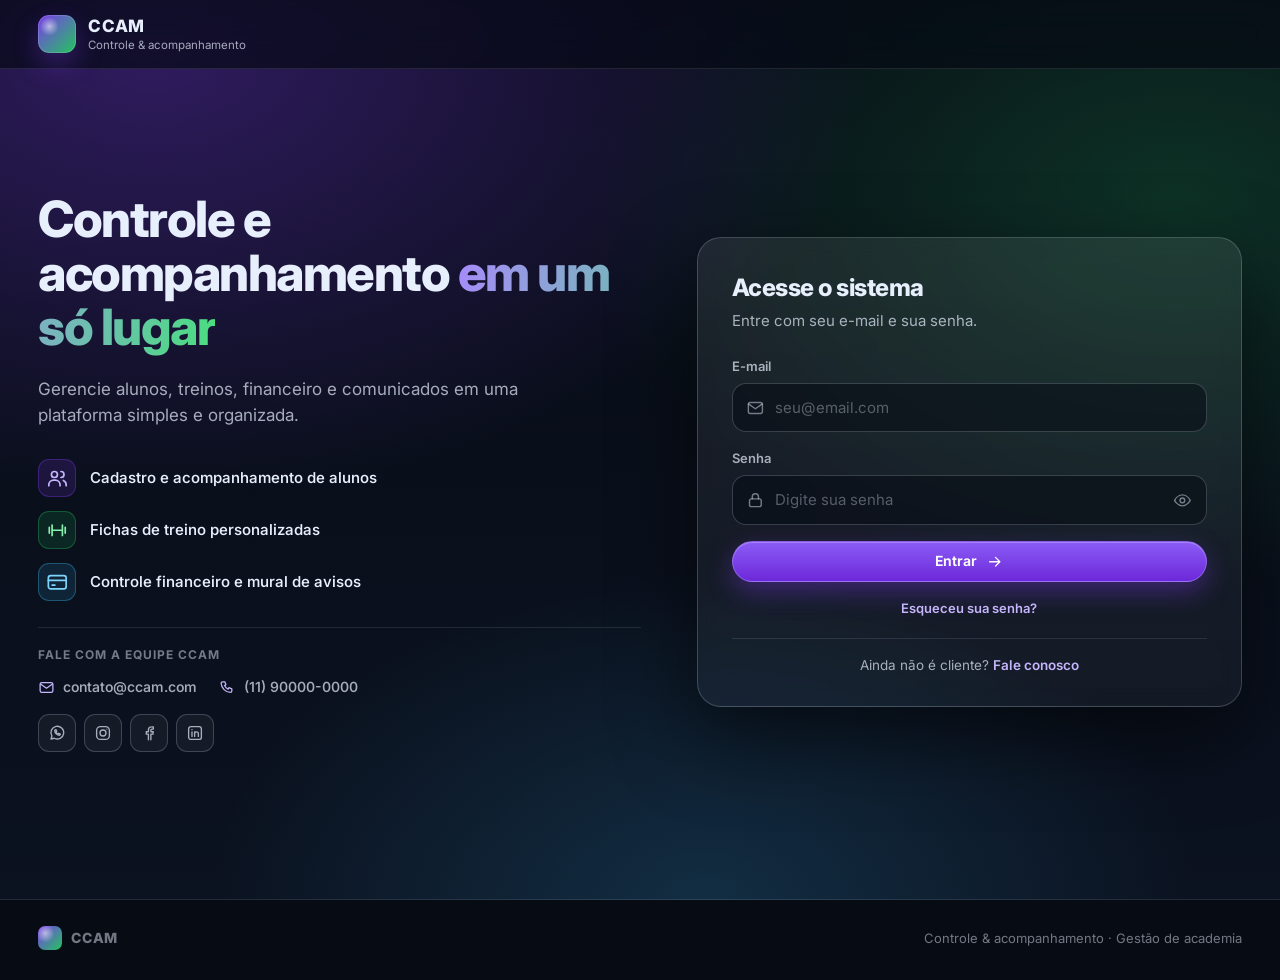
<file: src/main/resources/static/treinos.html>
<!doctype html>
<html lang="pt-BR">
  <head>
    <meta charset="utf-8" />
    <meta name="viewport" content="width=device-width, initial-scale=1" />
    <title>CCAM | Treinos</title>
    <meta name="description" content="Gestão de treinos e fichas dos alunos no CCAM." />
    <meta name="theme-color" content="#0b1220" />
    <link rel="icon" type="image/svg+xml" href="favicon.svg" />
    <link rel="icon" type="image/png" sizes="32x32" href="favicon-32.png" />
    <link rel="icon" href="favicon.ico" sizes="any" />
    <link rel="apple-touch-icon" href="apple-touch-icon.png" />
    <link rel="preconnect" href="https://fonts.googleapis.com" />
    <link rel="preconnect" href="https://fonts.gstatic.com" crossorigin />
    <link href="https://fonts.googleapis.com/css2?family=Inter:wght@400;500;600;700;800&amp;display=swap" rel="stylesheet" />
    <link rel="stylesheet" href="css/style.css" />
  </head>
  <body>
    <a class="skip-link" href="#conteudo">Pular para o conteúdo</a>
    <header class="topbar" data-topbar></header>

    <main id="conteudo">
      <div class="container page">
        <section class="hero">
          <span class="hero__eyebrow"><svg class="icon" aria-hidden="true" focusable="false"><use href="#i-dumbbell"></use></svg>Treinos</span>
          <h1>Gestão de Treinos</h1>
          <p>Selecione exercícios do catálogo para montar a ficha personalizada do aluno.</p>
        </section>

        <section class="grid grid--2" data-perm="TREINOS_EDITAR">
          <article class="card">
            <div class="card__head">
              <span class="chip-icon"><svg class="icon" aria-hidden="true" focusable="false"><use href="#i-clipboard"></use></svg></span>
              <div>
                <h2>Prescrever exercício</h2>
                <p class="help">Defina aluno, séries, repetições e carga.</p>
              </div>
            </div>

            <form id="formTreino" data-enhance>
              <div class="field">
                <label for="select-aluno">1. Selecionar aluno <span class="req" aria-hidden="true">*</span></label>
                <select id="select-aluno" required>
                  <option value="" disabled selected>Carregando alunos...</option>
                </select>
              </div>

              <div class="field">
                <label id="lbl-exercicio">2. Exercício selecionado <span class="req" aria-hidden="true">*</span></label>
                <div id="exercicio-display" class="display-box" aria-labelledby="lbl-exercicio" aria-live="polite">
                  <svg class="icon" aria-hidden="true" focusable="false"><use href="#i-list"></use></svg><span>Nenhum exercício selecionado. Escolha um item no catálogo.</span>
                </div>
              </div>

              <div class="row">
                <div class="field">
                  <label for="series">Séries <span class="req" aria-hidden="true">*</span></label>
                  <input id="series" type="number" min="1" placeholder="Ex: 4" required />
                </div>
                <div class="field">
                  <label for="repeticoes">Repetições <span class="req" aria-hidden="true">*</span></label>
                  <input id="repeticoes" type="text" placeholder="Ex: 12 a 15" required />
                </div>
                <div class="field">
                  <label for="carga">Carga sugerida <span class="req" aria-hidden="true">*</span></label>
                  <input id="carga" type="text" placeholder="Ex: 20kg" required />
                </div>
                <div class="field">
                  <label for="dia_semana">Dia da semana <span class="req" aria-hidden="true">*</span></label>
                  <select id="dia_semana" required>
                      <option value="Segunda-feira">Segunda-feira</option>
                      <option value="Terça-feira">Terça-feira</option>
                      <option value="Quarta-feira">Quarta-feira</option>
                      <option value="Quinta-feira">Quinta-feira</option>
                      <option value="Sexta-feira">Sexta-feira</option>
                      <option value="Sábado">Sábado</option>
                      <option value="Domingo">Domingo</option>
                      <option value="Rotativo (Ficha)">Rotativo (Ficha)</option>
                  </select>
                </div>
              </div>

              <div class="form-actions">
                <button class="btn btn--brand" type="submit"><svg class="icon" aria-hidden="true" focusable="false"><use href="#i-plus"></use></svg>Adicionar à ficha do aluno</button>
              </div>
            </form>
          </article>

          <article class="card">
            <div class="card__head">
              <span class="chip-icon chip-icon--green"><svg class="icon" aria-hidden="true" focusable="false"><use href="#i-list"></use></svg></span>
              <div>
                <h2>Catálogo de exercícios</h2>
                <p class="help">Abra uma categoria e selecione o exercício desejado.</p>
              </div>
            </div>

            <div id="catalogo-container">
              <p class="msg-info">Carregando biblioteca...</p>
            </div>
          </article>
        </section>

        <section class="grid">
          <article class="card">
            <div class="card__head">
              <span class="chip-icon chip-icon--sky"><svg class="icon" aria-hidden="true" focusable="false"><use href="#i-users"></use></svg></span>
              <div>
                <h2>Visualizar ficha do aluno</h2>
                <p class="help">Selecione um aluno para consultar o treino completo cadastrado no aplicativo.</p>
              </div>
            </div>

            <div class="field">
              <label for="select-aluno-view" class="sr-only">Aluno</label>
              <select id="select-aluno-view">
                <option value="" disabled selected>Carregando alunos...</option>
              </select>
            </div>

            <div id="treino-aluno-display" class="treino-display">
              <div class="empty">
                <span class="chip-icon"><svg class="icon" aria-hidden="true" focusable="false"><use href="#i-clipboard"></use></svg></span>
                <strong>Nenhum aluno selecionado</strong>
                <span>Escolha um aluno acima para ver a ficha de treino.</span>
              </div>
            </div>
          </article>
        </section>
      </div>
    </main>

    <footer class="footer" data-footer></footer>

    <script src="js/script.js"></script>
  </body>
</html>
</file>
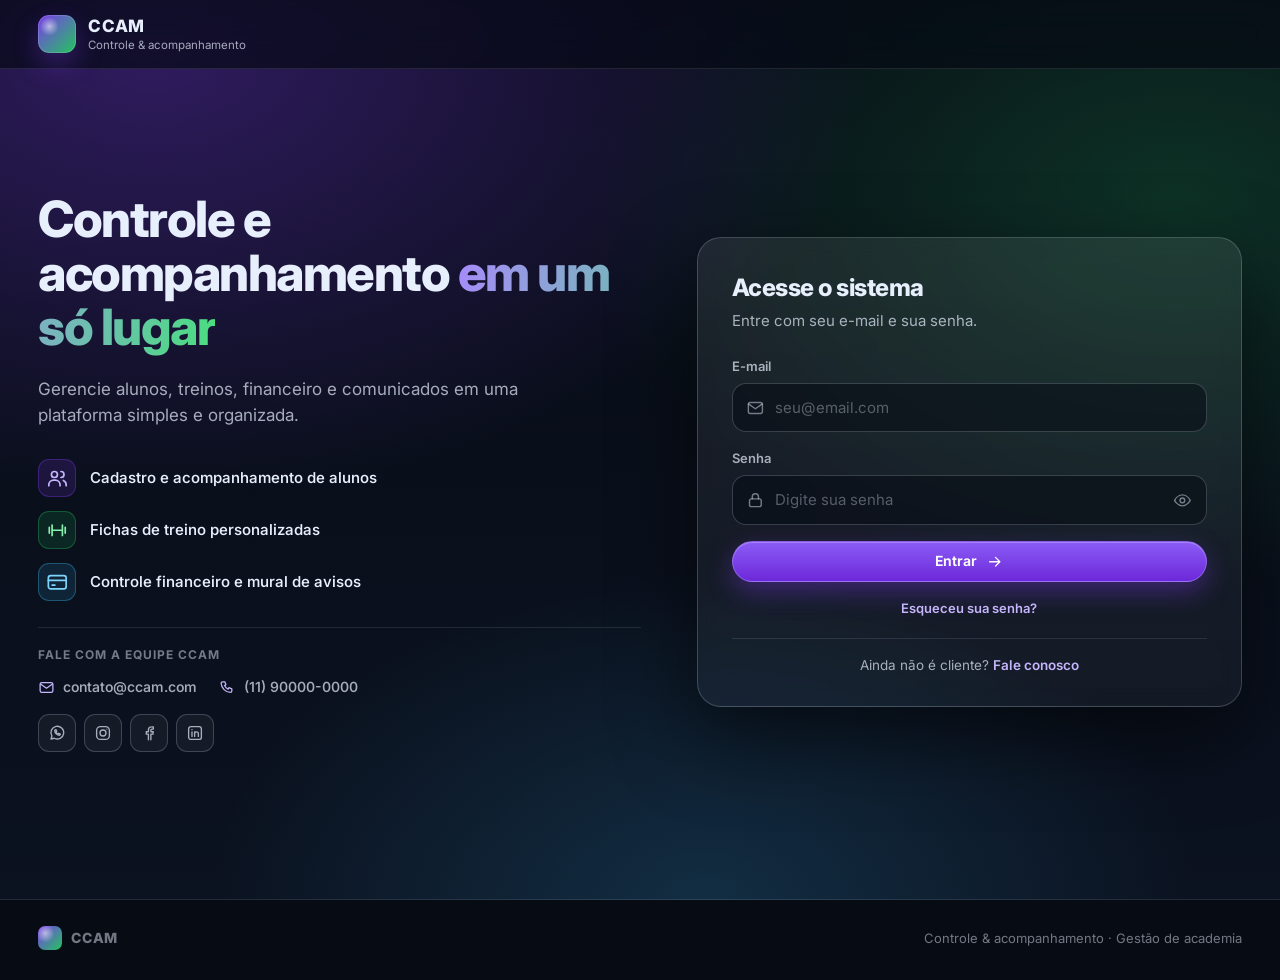
<file: src/main/resources/static/usuarios.html>
<!doctype html>
<html lang="pt-BR">
  <head>
    <meta charset="utf-8" />
    <meta name="viewport" content="width=device-width, initial-scale=1" />
    <title>CCAM | Usuários</title>
    <meta name="description" content="Gestão da equipe da academia." />
    <meta name="theme-color" content="#0b1220" />
    <link rel="icon" type="image/svg+xml" href="favicon.svg" />
    <link rel="icon" type="image/png" sizes="32x32" href="favicon-32.png" />
    <link rel="icon" href="favicon.ico" sizes="any" />
    <link rel="apple-touch-icon" href="apple-touch-icon.png" />
    <link rel="preconnect" href="https://fonts.googleapis.com" />
    <link rel="preconnect" href="https://fonts.gstatic.com" crossorigin />
    <link href="https://fonts.googleapis.com/css2?family=Inter:wght@400;500;600;700;800&amp;display=swap" rel="stylesheet" />
    <link rel="stylesheet" href="css/style.css" />
  </head>
  <body>
    <a class="skip-link" href="#conteudo">Pular para o conteúdo</a>
    <header class="topbar" data-topbar></header>

    <main id="conteudo">
      <div class="container page">
        <section class="hero">
          <span class="hero__eyebrow"><svg class="icon" aria-hidden="true" focusable="false"><use href="#i-users"></use></svg>Equipe</span>
          <h1>Usuários da Academia</h1>
          <p>Crie acessos para a sua equipe e defina o que cada categoria pode fazer no sistema.</p>
        </section>

        <section class="grid grid--split">
          <article class="card">
            <div class="card__head">
              <span class="chip-icon chip-icon--sky"><svg class="icon" aria-hidden="true" focusable="false"><use href="#i-users"></use></svg></span>
              <div>
                <h2>Equipe</h2>
                <p class="help">Quem tem acesso ao sistema nesta academia.</p>
              </div>
            </div>
            <div class="table-wrap">
              <table aria-label="Usuários da academia">
                <thead>
                  <tr>
                    <th class="col-name">Usuário</th>
                    <th>Categoria</th>
                    <th>Status</th>
                    <th>Último acesso</th>
                    <th class="num">Ação</th>
                  </tr>
                </thead>
                <tbody id="usuarios-lista">
                  <tr><td colspan="5" class="empty-cell"><p class="msg-info">Carregando usuários...</p></td></tr>
                </tbody>
              </table>
            </div>
          </article>

          <article class="card">
            <div class="card__head">
              <span class="chip-icon"><svg class="icon" aria-hidden="true" focusable="false"><use href="#i-user-plus"></use></svg></span>
              <div>
                <h2 id="usuario-form-title">Novo usuário</h2>
                <p class="help">Campos marcados com <span class="req" aria-hidden="true">*</span> são obrigatórios.</p>
              </div>
            </div>

            <form id="formUsuario">
              <div class="field">
                <label for="usr_nome">Nome <span class="req" aria-hidden="true">*</span></label>
                <input id="usr_nome" type="text" required autocomplete="off" placeholder="Nome completo" />
              </div>
              <div class="field">
                <label for="usr_email">E-mail de acesso <span class="req" aria-hidden="true">*</span></label>
                <input id="usr_email" type="email" required autocomplete="off" placeholder="usuario@academia.com" />
              </div>
              <div class="field">
                <label for="usr_perfil">Categoria <span class="req" aria-hidden="true">*</span></label>
                <select id="usr_perfil" required>
                  <option value="ATENDENTE">Atendente</option>
                  <option value="PROFESSOR">Professor</option>
                  <option value="GESTOR">Gestor</option>
                </select>
              </div>
              <div class="field">
                <label for="usr_senha" id="usr_senha_label">Senha provisória <span class="req" aria-hidden="true">*</span></label>
                <input id="usr_senha" type="text" required minlength="6" autocomplete="new-password" placeholder="Mínimo de 6 caracteres" />
              </div>
              <label class="check-row" id="usr_ativo_row" hidden>
                <input type="checkbox" id="usr_ativo" checked />
                <span>Usuário ativo (desmarque para bloquear o acesso)</span>
              </label>
              <div class="form-actions">
                <button class="btn btn--brand" type="submit" id="btn-salvar-usuario"><svg class="icon" aria-hidden="true" focusable="false"><use href="#i-check"></use></svg>Cadastrar usuário</button>
                <button class="btn btn--ghost" type="button" id="btn-cancelar-usuario" hidden>Cancelar</button>
              </div>
            </form>
          </article>
        </section>

        <section class="grid">
          <article class="card">
            <div class="card__head">
              <span class="chip-icon chip-icon--green"><svg class="icon" aria-hidden="true" focusable="false"><use href="#i-shield"></use></svg></span>
              <div>
                <h2>O que cada categoria pode fazer</h2>
                <p class="help">As permissões são definidas pela categoria do usuário.</p>
              </div>
            </div>
            <div class="table-wrap" id="matriz-permissoes">
              <p class="msg-info">Carregando permissões...</p>
            </div>
          </article>
        </section>
      </div>
    </main>

    <footer class="footer" data-footer></footer>

    <script src="js/script.js"></script>
  </body>
</html>
</file>
<file: src/main/resources/static/css/style.css>
/* CCAM */

:root {
  /* Cores base */
  --bg: #0b1220;
  --bg-deep: #070b14;
  --surface: rgba(255, 255, 255, .045);
  --surface-2: rgba(255, 255, 255, .075);
  --surface-3: rgba(255, 255, 255, .11);
  --surface-solid: #101828;
  --text: #e7eefc;
  --muted: rgba(231, 238, 252, .70);
  --subtle: rgba(231, 238, 252, .48);

  /* Marca */
  --brand: #7c3aed;
  --brand-hi: #8b5cf6;
  --brand-lo: #6d28d9;
  --brand-2: #22c55e;
  --sky: #38bdf8;
  --danger: #ef4444;
  --warn: #f59e0b;

  /* Linhas e sombras */
  --border: rgba(231, 238, 252, .11);
  --border-strong: rgba(231, 238, 252, .20);
  --ring: 0 0 0 3px rgba(124, 58, 237, .32);
  --shadow-sm: 0 2px 8px rgba(0, 0, 0, .25);
  --shadow: 0 18px 44px rgba(0, 0, 0, .38);
  --shadow-lg: 0 30px 80px rgba(0, 0, 0, .55);

  /* Formas */
  --radius: 18px;
  --radius-md: 14px;
  --radius-sm: 10px;

  /* Tipografia */
  --font: "Inter", ui-sans-serif, system-ui, -apple-system, "Segoe UI", Roboto, "Helvetica Neue", Arial, sans-serif;

  --ease: cubic-bezier(.2, .7, .2, 1);
}

*,
*::before,
*::after {
  box-sizing: border-box;
}

html {
  height: 100%;
  background-color: #070b14;
  color-scheme: dark;
  -webkit-text-size-adjust: 100%;
  scroll-behavior: smooth;
}

body {
  display: flex;
  flex-direction: column;
  min-height: 100vh;
  margin: 0;
  font-family: var(--font);
  font-size: 15px;
  line-height: 1.55;
  color: var(--text);
  background:
    radial-gradient(1100px 680px at 12% 6%, rgba(124, 58, 237, .34), transparent 65%),
    radial-gradient(1000px 650px at 92% 22%, rgba(34, 197, 94, .20), transparent 60%),
    radial-gradient(900px 600px at 55% 100%, rgba(56, 189, 248, .16), transparent 55%),
    linear-gradient(180deg, var(--bg-deep), var(--bg));
  background-attachment: fixed;
  -webkit-font-smoothing: antialiased;
  -moz-osx-font-smoothing: grayscale;
  text-rendering: optimizeLegibility;
}

::selection {
  background: rgba(124, 58, 237, .45);
  color: #fff;
}

a {
  color: inherit;
  text-decoration: none;
}

h1,
h2,
h3,
h4 {
  margin: 0;
  line-height: 1.2;
  letter-spacing: -.01em;
}

p {
  margin: 0;
}

button,
input,
select,
textarea {
  font: inherit;
  color: inherit;
}

:focus-visible {
  outline: 2px solid var(--brand-hi);
  outline-offset: 2px;
}

.container {
  width: min(1180px, calc(100% - 40px));
  margin: 0 auto;
}

.skip-link {
  position: absolute;
  left: 12px;
  top: -60px;
  z-index: 200;
  padding: 10px 14px;
  border-radius: var(--radius-sm);
  background: var(--brand);
  color: #fff;
  font-weight: 600;
  transition: top .2s var(--ease);
}

.skip-link:focus {
  top: 12px;
}

/* Icones */
.icon {
  width: 1.25em;
  height: 1.25em;
  flex: none;
  fill: none;
  stroke: currentColor;
  stroke-width: 1.8;
  stroke-linecap: round;
  stroke-linejoin: round;
  vertical-align: -.2em;
}

/* Barra superior */
.topbar {
  position: sticky;
  top: 0;
  z-index: 50;
  min-height: 68px;
  backdrop-filter: blur(16px) saturate(1.2);
  -webkit-backdrop-filter: blur(16px) saturate(1.2);
  background: rgba(7, 11, 20, .70);
  border-bottom: 1px solid var(--border);
}

.topbar__inner {
  display: flex;
  align-items: center;
  justify-content: space-between;
  gap: 18px;
  min-height: 68px;
}

.brand {
  display: flex;
  align-items: center;
  gap: 12px;
  flex: none;
}

.logo {
  width: 38px;
  height: 38px;
  flex: none;
  border-radius: 11px;
  background:
    radial-gradient(17px 17px at 30% 30%, rgba(255, 255, 255, .55), transparent 55%),
    linear-gradient(135deg, #7c3aed, #22c55e);
  box-shadow: 0 12px 26px rgba(124, 58, 237, .32), inset 0 0 0 1px rgba(255, 255, 255, .14);
}

.brand__text {
  display: grid;
  line-height: 1.1;
}

.brand__name {
  font-weight: 800;
  font-size: 17px;
  letter-spacing: .04em;
}

.brand__tag {
  margin-top: 3px;
  font-size: 11.5px;
  color: var(--muted);
}

.nav {
  display: flex;
  align-items: center;
  gap: 4px;
  margin-left: auto;
}

.nav a {
  display: inline-flex;
  align-items: center;
  gap: 7px;
  padding: 8px 11px;
  border: 1px solid transparent;
  border-radius: 999px;
  font-size: 14px;
  font-weight: 550;
  color: var(--muted);
  white-space: nowrap;
  transition: background .18s var(--ease), border-color .18s var(--ease), color .18s var(--ease);
}

.nav a .icon {
  width: 17px;
  height: 17px;
  opacity: .85;
}

.nav a:hover {
  background: var(--surface-2);
  color: var(--text);
}

.nav a[aria-current="page"] {
  background: rgba(124, 58, 237, .20);
  border-color: rgba(124, 58, 237, .42);
  color: #fff;
  box-shadow: 0 6px 18px rgba(124, 58, 237, .18);
}

.nav a[aria-current="page"] .icon {
  color: #c4b5fd;
  opacity: 1;
}

.topbar__actions {
  display: flex;
  align-items: center;
  gap: 8px;
  flex: none;
}

.btn.menu-toggle {
  display: none;
}

@media (max-width: 1200px) {
  .btn.menu-toggle {
    display: inline-flex;
  }

  .nav {
    position: absolute;
    top: calc(100% + 1px);
    left: 0;
    right: 0;
    flex-direction: column;
    align-items: stretch;
    gap: 2px;
    padding: 12px 20px 16px;
    margin: 0;
    background: #0a0f1b;
    border-bottom: 1px solid var(--border);
    box-shadow: var(--shadow);
    opacity: 0;
    visibility: hidden;
    transform: translateY(-8px);
    transition: opacity .2s var(--ease), transform .2s var(--ease), visibility .2s;
  }

  .nav.is-open {
    opacity: 1;
    visibility: visible;
    transform: none;
  }

  .nav a {
    padding: 12px 14px;
    border-radius: var(--radius-sm);
    font-size: 15px;
  }

  .topbar__actions .btn-label {
    display: none;
  }
}

/* Estrutura de pagina */
main {
  flex: 1 0 auto;
  padding: 32px 0 56px;
}

.page > * {
  animation: rise .55s var(--ease) both;
}

.page > *:nth-child(2) {
  animation-delay: .06s;
}

.page > *:nth-child(3) {
  animation-delay: .12s;
}

.page > *:nth-child(4) {
  animation-delay: .18s;
}

@keyframes rise {
  from {
    opacity: 0;
    transform: translateY(12px);
  }

  to {
    opacity: 1;
    transform: none;
  }
}

.hero {
  position: relative;
  display: grid;
  gap: 10px;
  padding: 30px 32px;
  overflow: hidden;
  background:
    linear-gradient(180deg, rgba(255, 255, 255, .07), rgba(255, 255, 255, .03));
  border: 1px solid var(--border);
  border-radius: 22px;
  box-shadow: var(--shadow);
}

.hero::before {
  content: "";
  position: absolute;
  inset: -40% -10% auto auto;
  width: 520px;
  height: 520px;
  background: radial-gradient(closest-side, rgba(124, 58, 237, .30), transparent 70%);
  pointer-events: none;
}

.hero::after {
  content: "";
  position: absolute;
  inset: auto auto -55% 38%;
  width: 420px;
  height: 420px;
  background: radial-gradient(closest-side, rgba(34, 197, 94, .14), transparent 70%);
  pointer-events: none;
}

.hero > * {
  position: relative;
  z-index: 1;
}

.hero__eyebrow {
  display: inline-flex;
  align-items: center;
  gap: 8px;
  width: fit-content;
  padding: 5px 11px 5px 8px;
  border-radius: 999px;
  border: 1px solid rgba(124, 58, 237, .38);
  background: rgba(124, 58, 237, .14);
  color: #d4c8ff;
  font-size: 12px;
  font-weight: 650;
  letter-spacing: .04em;
  text-transform: uppercase;
}

.hero__eyebrow .icon {
  width: 15px;
  height: 15px;
}

.hero h1 {
  font-size: clamp(26px, 3.6vw, 38px);
  font-weight: 780;
  letter-spacing: -.025em;
}

.hero h1 .grad {
  background: linear-gradient(100deg, #a78bfa, #4ade80);
  -webkit-background-clip: text;
  background-clip: text;
  -webkit-text-fill-color: transparent;
}

.hero p {
  max-width: 68ch;
  color: var(--muted);
  font-size: 16px;
}

.hero__actions {
  display: flex;
  gap: 10px;
  flex-wrap: wrap;
  margin-top: 10px;
}

.hero--home {
  padding: 44px 40px;
}

.hero--home h1 {
  font-size: clamp(30px, 4.6vw, 50px);
}

.section-title {
  display: flex;
  align-items: center;
  justify-content: space-between;
  gap: 12px;
  margin: 34px 0 4px;
  font-size: 13px;
  font-weight: 700;
  letter-spacing: .08em;
  text-transform: uppercase;
  color: var(--subtle);
}

.grid {
  display: grid;
  gap: 18px;
  margin-top: 18px;
}

.grid--2 {
  grid-template-columns: repeat(2, minmax(0, 1fr));
}

.grid--3 {
  grid-template-columns: repeat(3, minmax(0, 1fr));
}

.grid > .span-2 {
  grid-column: span 2;
}

@media (max-width: 960px) {
  .grid--3 {
    grid-template-columns: repeat(2, minmax(0, 1fr));
  }
}

@media (max-width: 760px) {

  .grid--2,
  .grid--3 {
    grid-template-columns: 1fr;
  }

  .grid > .span-2 {
    grid-column: auto;
  }

  .hero {
    padding: 24px 22px;
  }

  .hero--home {
    padding: 30px 24px;
  }

  main {
    padding-top: 22px;
  }
}

/* Botoes */
.btn {
  display: inline-flex;
  align-items: center;
  justify-content: center;
  gap: 9px;
  appearance: none;
  padding: 11px 18px;
  border: 1px solid var(--border-strong);
  border-radius: 999px;
  background: var(--surface-2);
  color: var(--text);
  font-size: 14px;
  font-weight: 650;
  line-height: 1.2;
  cursor: pointer;
  white-space: nowrap;
  transition: transform .12s var(--ease), background .18s var(--ease), border-color .18s var(--ease), box-shadow .18s var(--ease), opacity .18s;
}

.btn:hover {
  background: var(--surface-3);
  border-color: rgba(231, 238, 252, .30);
}

.btn:active {
  transform: translateY(1px) scale(.99);
}

.btn:disabled,
.btn.is-loading {
  opacity: .65;
  cursor: not-allowed;
  pointer-events: none;
}

.btn--brand {
  border-color: rgba(167, 139, 250, .5);
  background: linear-gradient(180deg, #8b5cf6, #6d28d9);
  color: #fff;
  box-shadow: 0 10px 26px rgba(124, 58, 237, .38), inset 0 1px 0 rgba(255, 255, 255, .22);
}

.btn--brand:hover {
  background: linear-gradient(180deg, #9770fa, #7433e8);
  border-color: rgba(196, 181, 253, .65);
  box-shadow: 0 14px 32px rgba(124, 58, 237, .5), inset 0 1px 0 rgba(255, 255, 255, .26);
}

.btn--success {
  border-color: rgba(74, 222, 128, .45);
  background: linear-gradient(180deg, #2fd46b, #16a34a);
  color: #04200f;
  box-shadow: 0 10px 26px rgba(34, 197, 94, .28), inset 0 1px 0 rgba(255, 255, 255, .3);
}

.btn--success:hover {
  background: linear-gradient(180deg, #43e07d, #1bb352);
  border-color: rgba(134, 239, 172, .6);
}

.btn--danger {
  border-color: rgba(239, 68, 68, .45);
  background: rgba(239, 68, 68, .16);
  color: #fecaca;
}

.btn--danger:hover {
  background: rgba(239, 68, 68, .26);
  border-color: rgba(239, 68, 68, .65);
}

.btn--ghost {
  background: transparent;
  border-color: var(--border);
  color: var(--muted);
}

.btn--ghost:hover {
  background: var(--surface-2);
  color: var(--text);
}

.btn--sm {
  padding: 7px 13px;
  font-size: 12.5px;
}

.btn--block {
  width: 100%;
}

.btn.is-loading::before {
  content: "";
  width: 15px;
  height: 15px;
  border-radius: 50%;
  border: 2px solid rgba(255, 255, 255, .35);
  border-top-color: #fff;
  animation: spin .7s linear infinite;
}

@keyframes spin {
  to {
    transform: rotate(360deg);
  }
}

.btn--icon {
  padding: 10px;
  border-radius: 12px;
}

/* Cards */
.card {
  position: relative;
  padding: 24px;
  background: linear-gradient(180deg, rgba(255, 255, 255, .06), rgba(255, 255, 255, .035));
  border: 1px solid var(--border);
  border-radius: var(--radius);
  box-shadow: var(--shadow-sm);
}

.card__head {
  display: flex;
  align-items: flex-start;
  gap: 14px;
  margin-bottom: 18px;
}

.card__head h2 {
  font-size: 17px;
  font-weight: 700;
}

.card__head p,
.card > p.help {
  margin-top: 4px;
}

.chip-icon {
  display: inline-grid;
  place-items: center;
  width: 40px;
  height: 40px;
  flex: none;
  border-radius: 12px;
  border: 1px solid rgba(124, 58, 237, .34);
  background: rgba(124, 58, 237, .16);
  color: #c4b5fd;
  font-size: 20px;
}

.chip-icon--green {
  border-color: rgba(34, 197, 94, .32);
  background: rgba(34, 197, 94, .13);
  color: #86efac;
}

.chip-icon--sky {
  border-color: rgba(56, 189, 248, .32);
  background: rgba(56, 189, 248, .12);
  color: #7dd3fc;
}

.chip-icon--warn {
  border-color: rgba(245, 158, 11, .32);
  background: rgba(245, 158, 11, .12);
  color: #fcd34d;
}

.card > h2 {
  margin-bottom: 8px;
  font-size: 17px;
  font-weight: 700;
}

.card p {
  color: var(--muted);
}

/* Modulos da home */
.module {
  position: relative;
  display: flex;
  align-items: center;
  gap: 16px;
  padding: 20px;
  background: linear-gradient(180deg, rgba(255, 255, 255, .06), rgba(255, 255, 255, .03));
  border: 1px solid var(--border);
  border-radius: var(--radius);
  box-shadow: var(--shadow-sm);
  transition: transform .2s var(--ease), border-color .2s var(--ease), box-shadow .2s var(--ease), background .2s var(--ease);
}

.module:hover {
  transform: translateY(-3px);
  border-color: rgba(124, 58, 237, .5);
  background: linear-gradient(180deg, rgba(124, 58, 237, .13), rgba(255, 255, 255, .035));
  box-shadow: 0 18px 40px rgba(0, 0, 0, .4), 0 0 0 1px rgba(124, 58, 237, .18);
}

.module .chip-icon {
  width: 48px;
  height: 48px;
  border-radius: 14px;
  font-size: 23px;
}

.module__body {
  display: grid;
  gap: 3px;
  min-width: 0;
}

.module__body strong {
  font-size: 16px;
  font-weight: 700;
}

.module__body span {
  font-size: 13.5px;
  line-height: 1.45;
  color: var(--muted);
}

.module__arrow {
  margin-left: auto;
  color: var(--subtle);
  transition: transform .2s var(--ease), color .2s var(--ease);
}

.module:hover .module__arrow {
  transform: translateX(3px);
  color: #c4b5fd;
}

/* Indicadores */
.kpi {
  display: grid;
  gap: 14px;
}

.kpi__top {
  display: flex;
  align-items: center;
  justify-content: space-between;
  gap: 12px;
}

.kpi__title {
  font-size: 13.5px;
  font-weight: 600;
  color: var(--muted);
}

.kpi__value {
  font-size: 38px;
  font-weight: 800;
  letter-spacing: -.03em;
  line-height: 1;
  font-variant-numeric: tabular-nums;
}

.kpi__label {
  font-size: 13px;
  color: var(--muted);
}

.kpi__foot {
  display: flex;
  align-items: baseline;
  gap: 10px;
}

/* Formularios */
form {
  display: grid;
  gap: 16px;
}

.form-section {
  display: grid;
  gap: 16px;
  padding-top: 22px;
  margin-top: 6px;
  border-top: 1px solid var(--border);
}

.form-section:first-of-type {
  padding-top: 0;
  margin-top: 0;
  border-top: none;
}

.form-section__title {
  display: flex;
  align-items: center;
  gap: 9px;
  font-size: 12px;
  font-weight: 700;
  letter-spacing: .09em;
  text-transform: uppercase;
  color: var(--subtle);
}

.form-section__title .icon {
  color: #a78bfa;
}

.field {
  display: grid;
  gap: 7px;
  min-width: 0;
}

label {
  font-size: 13px;
  font-weight: 600;
  color: var(--muted);
}

.req {
  margin-left: 2px;
  color: #f9a8d4;
}

input,
select,
textarea {
  width: 100%;
  padding: 12px 14px;
  border-radius: var(--radius-md);
  border: 1px solid var(--border-strong);
  background: rgba(7, 11, 20, .55);
  color: var(--text);
  outline: none;
  transition: border-color .18s var(--ease), box-shadow .18s var(--ease), background .18s var(--ease);
}

input::placeholder,
textarea::placeholder {
  color: rgba(231, 238, 252, .34);
}

input:hover,
select:hover,
textarea:hover {
  border-color: rgba(231, 238, 252, .30);
}

input:focus,
select:focus,
textarea:focus {
  border-color: rgba(139, 92, 246, .75);
  background: rgba(7, 11, 20, .75);
  box-shadow: var(--ring);
}

input:disabled,
textarea:disabled,
select:disabled {
  opacity: .7;
  cursor: not-allowed;
}

select {
  appearance: none;
  -webkit-appearance: none;
  padding-right: 40px;
  cursor: pointer;
  background-image: url("data:image/svg+xml,%3Csvg xmlns='http://www.w3.org/2000/svg' width='16' height='16' viewBox='0 0 24 24' fill='none' stroke='%23a9b4cc' stroke-width='2' stroke-linecap='round' stroke-linejoin='round'%3E%3Cpath d='m6 9 6 6 6-6'/%3E%3C/svg%3E");
  background-repeat: no-repeat;
  background-position: right 14px center;
}

select option {
  background: #101828;
  color: var(--text);
}

textarea {
  min-height: 120px;
  resize: vertical;
  line-height: 1.5;
}

.help {
  font-size: 13px;
  color: var(--subtle);
}

.row {
  display: grid;
  grid-template-columns: repeat(2, minmax(0, 1fr));
  gap: 16px;
}

.row--3 {
  grid-template-columns: repeat(3, minmax(0, 1fr));
}

.row--4 {
  grid-template-columns: repeat(4, minmax(0, 1fr));
}

@media (max-width: 960px) {
  .row--4 {
    grid-template-columns: repeat(2, minmax(0, 1fr));
  }
}

@media (max-width: 720px) {

  .row,
  .row--3,
  .row--4 {
    grid-template-columns: 1fr;
  }
}

.inline {
  display: flex;
  gap: 10px;
  flex-wrap: wrap;
  align-items: center;
}

.form-actions {
  display: flex;
  gap: 10px;
  flex-wrap: wrap;
  align-items: center;
  padding-top: 8px;
}

.input-wrap {
  position: relative;
}

.input-wrap > .icon {
  position: absolute;
  left: 14px;
  top: 50%;
  transform: translateY(-50%);
  color: var(--subtle);
  pointer-events: none;
}

.input-wrap input {
  padding-left: 42px;
}

.input-wrap .input-action {
  position: absolute;
  right: 6px;
  top: 50%;
  transform: translateY(-50%);
  display: grid;
  place-items: center;
  width: 36px;
  height: 36px;
  border: none;
  border-radius: 9px;
  background: transparent;
  color: var(--subtle);
  cursor: pointer;
}

.input-wrap .input-action:hover {
  background: var(--surface-2);
  color: var(--text);
}

.input-wrap input[type="password"],
.input-wrap input.has-action {
  padding-right: 46px;
}

.form-alert {
  display: flex;
  align-items: flex-start;
  gap: 10px;
  padding: 12px 14px;
  border-radius: var(--radius-md);
  border: 1px solid rgba(239, 68, 68, .4);
  background: rgba(239, 68, 68, .12);
  color: #fecaca;
  font-size: 14px;
}

.form-alert[hidden] {
  display: none;
}

/* Tabelas, selos e estados vazios */
.table-wrap {
  overflow-x: auto;
  border: 1px solid var(--border);
  border-radius: var(--radius-md);
  background: rgba(7, 11, 20, .35);
}

table {
  width: 100%;
  border-collapse: collapse;
  font-variant-numeric: tabular-nums;
}

th,
td {
  padding: 13px 14px;
  text-align: left;
  border-bottom: 1px solid var(--border);
  vertical-align: middle;
}

th {
  position: sticky;
  top: 0;
  font-size: 11.5px;
  font-weight: 700;
  letter-spacing: .08em;
  text-transform: uppercase;
  color: var(--subtle);
  background: rgba(255, 255, 255, .04);
  white-space: nowrap;
}

tbody tr {
  transition: background .15s;
}

tbody tr:hover {
  background: rgba(255, 255, 255, .035);
}

tr:last-child td {
  border-bottom: none;
}

td.num,
th.num {
  text-align: right;
}

.col-name {
  min-width: 150px;
}

td.empty-cell {
  padding: 0;
}

.badge {
  display: inline-flex;
  align-items: center;
  gap: 7px;
  padding: 4px 11px 4px 9px;
  border-radius: 999px;
  border: 1px solid var(--border-strong);
  background: var(--surface-2);
  color: var(--muted);
  font-size: 12px;
  font-weight: 650;
  white-space: nowrap;
}

.badge::before {
  content: "";
  width: 7px;
  height: 7px;
  border-radius: 50%;
  background: currentColor;
}

.badge--ok {
  border-color: rgba(34, 197, 94, .38);
  background: rgba(34, 197, 94, .13);
  color: #86efac;
}

.badge--warn {
  border-color: rgba(245, 158, 11, .38);
  background: rgba(245, 158, 11, .12);
  color: #fcd34d;
}

.badge--danger {
  border-color: rgba(239, 68, 68, .38);
  background: rgba(239, 68, 68, .12);
  color: #fca5a5;
}

.pill {
  display: inline-flex;
  align-items: center;
  gap: 8px;
  padding: 5px 11px;
  border-radius: 999px;
  border: 1px solid var(--border-strong);
  background: var(--surface);
  color: var(--muted);
  font-size: 12px;
  font-weight: 600;
}

.pill--in {
  border-color: rgba(34, 197, 94, .3);
  background: rgba(34, 197, 94, .13);
  color: #86efac;
}

.pill--out {
  border-color: rgba(239, 68, 68, .3);
  background: rgba(239, 68, 68, .12);
  color: #fca5a5;
}

.empty {
  display: grid;
  justify-items: center;
  gap: 8px;
  padding: 34px 20px;
  text-align: center;
  color: var(--muted);
}

.empty .chip-icon {
  width: 46px;
  height: 46px;
  margin-bottom: 4px;
  border-color: var(--border-strong);
  background: var(--surface);
  color: var(--subtle);
}

.empty strong {
  font-size: 14.5px;
  color: var(--text);
}

.empty span {
  font-size: 13px;
  color: var(--subtle);
  max-width: 36ch;
}

.empty--error .chip-icon {
  border-color: rgba(239, 68, 68, .32);
  background: rgba(239, 68, 68, .12);
  color: #fca5a5;
}

.skeleton {
  border-radius: 8px;
  background: linear-gradient(90deg, rgba(255, 255, 255, .05), rgba(255, 255, 255, .11), rgba(255, 255, 255, .05));
  background-size: 200% 100%;
  animation: shimmer 1.3s linear infinite;
}

@keyframes shimmer {
  to {
    background-position: -200% 0;
  }
}

.list {
  display: grid;
  gap: 4px;
  margin: 0;
  padding: 0;
  list-style: none;
}

.list li {
  display: flex;
  align-items: center;
  gap: 12px;
  padding: 11px 12px;
  border-radius: var(--radius-sm);
  color: var(--muted);
}

/* Treinos */
.acc-group {
  display: grid;
  gap: 10px;
  margin-top: 14px;
  max-height: 460px;
  overflow-y: auto;
  padding-right: 4px;
}

details.acc {
  border: 1px solid var(--border);
  border-radius: var(--radius-md);
  background: rgba(255, 255, 255, .03);
  transition: border-color .2s var(--ease), background .2s var(--ease);
}

details.acc[open] {
  border-color: rgba(124, 58, 237, .38);
  background: rgba(124, 58, 237, .06);
}

summary.acc__sum {
  display: flex;
  align-items: center;
  gap: 12px;
  padding: 13px 14px;
  cursor: pointer;
  list-style: none;
  font-size: 13px;
  font-weight: 700;
  letter-spacing: .07em;
  color: var(--text);
  user-select: none;
}

summary.acc__sum::-webkit-details-marker {
  display: none;
}

.acc__title {
  display: flex;
  align-items: center;
  gap: 10px;
}

.acc__title .icon {
  color: #a78bfa;
}

.acc__count {
  margin-left: auto;
  min-width: 26px;
  padding: 2px 8px;
  border-radius: 999px;
  background: var(--surface-2);
  color: var(--muted);
  font-size: 12px;
  font-weight: 650;
  letter-spacing: 0;
  text-align: center;
}

.acc__chev {
  color: var(--subtle);
  transition: transform .25s var(--ease);
}

details.acc[open] .acc__chev {
  transform: rotate(180deg);
}

.ex-list {
  display: grid;
  gap: 3px;
  margin: 0;
  padding: 0 8px 10px;
  list-style: none;
}

.exercicio-item {
  display: flex;
  align-items: center;
  gap: 11px;
  width: 100%;
  padding: 10px 12px;
  border: 1px solid transparent;
  border-radius: var(--radius-sm);
  background: transparent;
  color: var(--muted);
  font-size: 14px;
  text-align: left;
  cursor: pointer;
  transition: background .15s, border-color .15s, color .15s;
}

.exercicio-item::before {
  content: "";
  width: 8px;
  height: 8px;
  flex: none;
  border-radius: 50%;
  border: 2px solid rgba(231, 238, 252, .32);
  transition: border-color .15s, background .15s;
}

.exercicio-item:hover {
  background: var(--surface-2);
  color: var(--text);
}

.exercicio-item.selecionado {
  background: rgba(124, 58, 237, .22);
  border-color: rgba(139, 92, 246, .6);
  color: #fff;
  font-weight: 650;
}

.exercicio-item.selecionado::before {
  border-color: #4ade80;
  background: #4ade80;
}

.display-box {
  display: flex;
  align-items: center;
  gap: 10px;
  min-height: 48px;
  padding: 12px 14px;
  border: 1px dashed var(--border-strong);
  border-radius: var(--radius-md);
  background: rgba(7, 11, 20, .35);
  color: var(--subtle);
  font-size: 14px;
}

.display-box.is-filled {
  border-style: solid;
  border-color: rgba(139, 92, 246, .55);
  background: rgba(124, 58, 237, .13);
  color: var(--text);
}

.tag {
  display: inline-flex;
  align-items: center;
  padding: 3px 9px;
  border-radius: 999px;
  background: rgba(124, 58, 237, .28);
  border: 1px solid rgba(167, 139, 250, .4);
  color: #ddd6fe;
  font-size: 11.5px;
  font-weight: 700;
  letter-spacing: .05em;
  text-transform: uppercase;
}

.ficha-head {
  display: flex;
  align-items: center;
  justify-content: space-between;
  gap: 12px;
  margin: 22px 0 6px;
  padding-bottom: 14px;
  border-bottom: 1px solid var(--border);
}

.ficha-titulo {
  font-size: 16px;
  font-weight: 700;
}

.ficha-grupo {
  margin-top: 22px;
}

.ficha-grupo__title {
  display: flex;
  align-items: center;
  gap: 10px;
  font-size: 12px;
  font-weight: 700;
  letter-spacing: .09em;
  color: var(--muted);
}

.ficha-grupo__title::before {
  content: "";
  width: 4px;
  height: 16px;
  border-radius: 2px;
  background: linear-gradient(180deg, #8b5cf6, #22c55e);
}

.ficha-grupo__title .count {
  padding: 1px 8px;
  border-radius: 999px;
  background: var(--surface-2);
  font-size: 11.5px;
  letter-spacing: 0;
}

.ficha-card {
  position: relative;
  padding: 16px;
  border-radius: var(--radius-md);
  border: 1px solid var(--border);
  background: rgba(255, 255, 255, .035);
  transition: border-color .2s var(--ease), transform .2s var(--ease);
}

.ficha-card:hover {
  border-color: rgba(124, 58, 237, .45);
  transform: translateY(-2px);
}

.ficha-card-nome {
  display: block;
  margin-bottom: 12px;
  font-size: 15px;
  font-weight: 700;
  color: #fff;
}

.ficha-card-detalhes {
  display: grid;
  gap: 7px;
  font-size: 13px;
  color: var(--muted);
}

.meta {
  display: flex;
  align-items: center;
  gap: 9px;
}

.meta .icon {
  width: 16px;
  height: 16px;
  color: #a78bfa;
}

.msg-info,
.msg-erro {
  padding: 26px 16px;
  text-align: center;
  color: var(--muted);
}

.msg-erro {
  color: #fca5a5;
}

/* Mural */
.notice {
  display: grid;
  gap: 14px;
  padding: 22px;
  border: 1px solid var(--border);
  border-radius: var(--radius);
  background: linear-gradient(180deg, rgba(255, 255, 255, .06), rgba(255, 255, 255, .03));
  box-shadow: var(--shadow-sm);
  transition: transform .2s var(--ease), border-color .2s var(--ease);
}

.notice:hover {
  transform: translateY(-2px);
  border-color: rgba(124, 58, 237, .4);
}

.notice__head {
  display: flex;
  align-items: center;
  gap: 12px;
}

.notice__head h3 {
  font-size: 16.5px;
  font-weight: 700;
}

.notice__msg {
  color: var(--muted);
  white-space: pre-line;
  overflow-wrap: anywhere;
}

.notice__foot {
  display: flex;
  align-items: center;
  gap: 8px;
  padding-top: 14px;
  border-top: 1px solid var(--border);
  font-size: 12.5px;
  color: var(--subtle);
}

.notice__foot .icon {
  width: 15px;
  height: 15px;
}

/* Empresa */
.company {
  display: grid;
  gap: 26px;
}

.company__head {
  display: flex;
  align-items: center;
  gap: 18px;
  padding-bottom: 24px;
  border-bottom: 1px solid var(--border);
}

.company__head .logo {
  width: 62px;
  height: 62px;
  border-radius: 18px;
}

.company__head h2 {
  font-size: 22px;
  font-weight: 750;
}

.company__head p {
  margin-top: 3px;
}

.dl {
  display: grid;
  grid-template-columns: repeat(2, minmax(0, 1fr));
  gap: 22px 28px;
  margin: 0;
}

.dl div {
  display: grid;
  gap: 5px;
  padding: 16px 18px;
  border: 1px solid var(--border);
  border-radius: var(--radius-md);
  background: rgba(7, 11, 20, .35);
}

.dl .full {
  grid-column: 1 / -1;
}

.dl dt {
  font-size: 11.5px;
  font-weight: 700;
  letter-spacing: .08em;
  text-transform: uppercase;
  color: var(--subtle);
}

.dl dd {
  margin: 0;
  font-size: 15.5px;
  font-weight: 550;
}

@media (max-width: 720px) {
  .dl {
    grid-template-columns: 1fr;
  }
}

/* Modal de avisos e notificacoes */
body.modal-open {
  overflow: hidden;
}

.modal-backdrop {
  position: fixed;
  inset: 0;
  z-index: 1000;
  display: grid;
  place-items: center;
  padding: 20px;
  background: rgba(4, 7, 14, .66);
  backdrop-filter: blur(6px);
  -webkit-backdrop-filter: blur(6px);
  animation: fade-in .18s ease both;
}

.modal-backdrop.is-closing {
  animation: fade-out .16s ease both;
}

.modal {
  position: relative;
  width: min(440px, 100%);
  padding: 30px 28px 24px;
  text-align: center;
  border: 1px solid var(--border-strong);
  border-radius: 22px;
  background:
    radial-gradient(260px 160px at 50% 0%, var(--modal-glow, rgba(124, 58, 237, .26)), transparent 70%),
    linear-gradient(180deg, #151e33, #0e1627);
  box-shadow: var(--shadow-lg);
  animation: pop-in .26s var(--ease) both;
}

.modal-backdrop.is-closing .modal {
  animation: pop-out .16s ease both;
}

.modal__icon {
  display: grid;
  place-items: center;
  width: 62px;
  height: 62px;
  margin: 0 auto 18px;
  border-radius: 50%;
  border: 1px solid var(--modal-ring, rgba(167, 139, 250, .45));
  background: var(--modal-bg, rgba(124, 58, 237, .18));
  color: var(--modal-color, #c4b5fd);
  font-size: 30px;
  box-shadow: 0 0 0 8px var(--modal-halo, rgba(124, 58, 237, .08));
}

.modal__title {
  font-size: 20px;
  font-weight: 750;
  letter-spacing: -.01em;
}

.modal__message {
  margin-top: 8px;
  color: var(--muted);
  font-size: 15px;
  line-height: 1.55;
  overflow-wrap: anywhere;
}

.modal__actions {
  display: flex;
  justify-content: center;
  gap: 10px;
  margin-top: 26px;
}

.modal__actions .btn {
  min-width: 112px;
}

.modal--success {
  --modal-glow: rgba(34, 197, 94, .24);
  --modal-ring: rgba(74, 222, 128, .5);
  --modal-bg: rgba(34, 197, 94, .16);
  --modal-color: #86efac;
  --modal-halo: rgba(34, 197, 94, .08);
}

.modal--error {
  --modal-glow: rgba(239, 68, 68, .24);
  --modal-ring: rgba(248, 113, 113, .5);
  --modal-bg: rgba(239, 68, 68, .16);
  --modal-color: #fca5a5;
  --modal-halo: rgba(239, 68, 68, .08);
}

.modal--warning {
  --modal-glow: rgba(245, 158, 11, .22);
  --modal-ring: rgba(251, 191, 36, .5);
  --modal-bg: rgba(245, 158, 11, .15);
  --modal-color: #fcd34d;
  --modal-halo: rgba(245, 158, 11, .08);
}

@keyframes fade-in {
  from {
    opacity: 0;
  }
}

@keyframes fade-out {
  to {
    opacity: 0;
  }
}

@keyframes pop-in {
  from {
    opacity: 0;
    transform: translateY(14px) scale(.96);
  }
}

@keyframes pop-out {
  to {
    opacity: 0;
    transform: translateY(8px) scale(.98);
  }
}

.toasts {
  position: fixed;
  right: 20px;
  bottom: 20px;
  z-index: 1100;
  display: grid;
  gap: 10px;
  width: min(380px, calc(100% - 40px));
  pointer-events: none;
}

.toast {
  position: relative;
  display: flex;
  align-items: flex-start;
  gap: 12px;
  padding: 14px 14px 16px 16px;
  overflow: hidden;
  border: 1px solid var(--border-strong);
  border-radius: var(--radius-md);
  background: linear-gradient(180deg, #172036, #101828);
  box-shadow: var(--shadow);
  pointer-events: auto;
  animation: toast-in .3s var(--ease) both;
}

.toast.is-closing {
  animation: toast-out .2s ease both;
}

.toast__icon {
  display: grid;
  place-items: center;
  width: 32px;
  height: 32px;
  flex: none;
  border-radius: 10px;
  background: var(--t-bg, rgba(124, 58, 237, .16));
  color: var(--t-color, #c4b5fd);
  font-size: 18px;
}

.toast__body {
  display: grid;
  gap: 2px;
  min-width: 0;
  flex: 1;
}

.toast__title {
  font-size: 14px;
  font-weight: 700;
}

.toast__msg {
  font-size: 13.5px;
  color: var(--muted);
  overflow-wrap: anywhere;
}

.toast__close {
  display: grid;
  place-items: center;
  width: 26px;
  height: 26px;
  flex: none;
  border: none;
  border-radius: 8px;
  background: transparent;
  color: var(--subtle);
  cursor: pointer;
}

.toast__close:hover {
  background: var(--surface-2);
  color: var(--text);
}

.toast__bar {
  position: absolute;
  left: 0;
  bottom: 0;
  height: 3px;
  width: 100%;
  background: var(--t-color, #c4b5fd);
  transform-origin: left;
  animation: toast-bar var(--dur, 4500ms) linear forwards;
  opacity: .8;
}

.toast--success {
  --t-bg: rgba(34, 197, 94, .16);
  --t-color: #4ade80;
}

.toast--error {
  --t-bg: rgba(239, 68, 68, .16);
  --t-color: #f87171;
}

.toast--warning {
  --t-bg: rgba(245, 158, 11, .15);
  --t-color: #fbbf24;
}

@keyframes toast-in {
  from {
    opacity: 0;
    transform: translateX(24px);
  }
}

@keyframes toast-out {
  to {
    opacity: 0;
    transform: translateX(24px);
  }
}

@keyframes toast-bar {
  to {
    transform: scaleX(0);
  }
}

@media (max-width: 560px) {
  .toasts {
    right: 12px;
    left: 12px;
    bottom: 12px;
    width: auto;
  }

  .modal__actions {
    flex-direction: column-reverse;
  }

  .modal__actions .btn {
    width: 100%;
  }
}

/* Login */
.auth {
  display: grid;
  grid-template-columns: minmax(0, 1.05fr) minmax(0, .95fr);
  gap: 56px;
  align-items: center;
  min-height: calc(100vh - 68px - 90px);
  padding: 24px 0;
}

.auth__aside {
  display: grid;
  gap: 22px;
}

.auth__aside h1 {
  font-size: clamp(32px, 4.4vw, 50px);
  font-weight: 800;
  letter-spacing: -.03em;
  line-height: 1.08;
}

.auth__aside h1 .grad {
  background: linear-gradient(100deg, #a78bfa, #4ade80);
  -webkit-background-clip: text;
  background-clip: text;
  -webkit-text-fill-color: transparent;
}

.auth__aside > p {
  max-width: 46ch;
  font-size: 17px;
  color: var(--muted);
}

.features {
  display: grid;
  gap: 14px;
  margin: 8px 0 0;
  padding: 0;
  list-style: none;
}

.features li {
  display: flex;
  align-items: center;
  gap: 14px;
  color: var(--text);
  font-weight: 550;
}

.features .chip-icon {
  width: 38px;
  height: 38px;
  border-radius: 11px;
  font-size: 18px;
}

.auth__panel {
  padding: 36px 34px 30px;
  border-radius: 24px;
  border: 1px solid var(--border-strong);
  background: linear-gradient(180deg, rgba(255, 255, 255, .08), rgba(255, 255, 255, .04));
  box-shadow: var(--shadow-lg);
  backdrop-filter: blur(10px);
  -webkit-backdrop-filter: blur(10px);
}

.auth__panel h2 {
  font-size: 24px;
  font-weight: 780;
  letter-spacing: -.02em;
}

.auth__panel .lead {
  margin: 6px 0 24px;
  color: var(--muted);
}

@media (max-width: 920px) {
  .auth {
    grid-template-columns: 1fr;
    gap: 0;
    max-width: 480px;
    margin: 0 auto;
  }

  .auth__aside {
    display: none;
  }

  .auth__panel {
    padding: 30px 24px 26px;
  }
}

/* Rodape */
.footer {
  flex-shrink: 0;
  padding: 26px 0 30px;
  border-top: 1px solid var(--border);
  color: var(--subtle);
  font-size: 13px;
}

.footer__inner {
  display: flex;
  align-items: center;
  justify-content: space-between;
  gap: 14px;
  flex-wrap: wrap;
}

.footer .brand__name {
  font-size: 14px;
}

.footer .logo {
  width: 24px;
  height: 24px;
  border-radius: 7px;
  box-shadow: none;
}

.footer .brand {
  gap: 9px;
}

/* Utilitarios */
.muted {
  color: var(--muted);
}

.spacer {
  height: 8px;
}

[hidden] {
  display: none !important;
}

.sr-only {
  position: absolute;
  width: 1px;
  height: 1px;
  margin: -1px;
  padding: 0;
  overflow: hidden;
  clip: rect(0, 0, 0, 0);
  white-space: nowrap;
  border: 0;
}

/* Barras de rolagem discretas */
* {
  scrollbar-width: thin;
  scrollbar-color: rgba(231, 238, 252, .22) transparent;
}

::-webkit-scrollbar {
  width: 10px;
  height: 10px;
}

::-webkit-scrollbar-thumb {
  border-radius: 999px;
  border: 2px solid transparent;
  background: rgba(231, 238, 252, .2);
  background-clip: padding-box;
}

@media (prefers-reduced-motion: reduce) {

  *,
  *::before,
  *::after {
    animation-duration: .01ms !important;
    animation-iteration-count: 1 !important;
    transition-duration: .01ms !important;
    scroll-behavior: auto !important;
  }
}

/* Complementos */
.grid--split {
  grid-template-columns: minmax(0, 1.65fr) minmax(0, 1fr);
  align-items: start;
}

@media (max-width: 960px) {
  .grid--split {
    grid-template-columns: 1fr;
  }
}

.list li.is-empty {
  display: block;
  padding: 0;
}

.link {
  color: #c4b5fd;
  font-weight: 600;
}

.link:hover {
  color: #ddd6fe;
  text-decoration: underline;
  text-underline-offset: 3px;
}

.card--flush {
  padding: 0;
  overflow: hidden;
}

.back-link {
  display: inline-flex;
  align-items: center;
  gap: 8px;
  width: fit-content;
  margin-bottom: 16px;
  padding: 7px 14px 7px 10px;
  border: 1px solid var(--border);
  border-radius: 999px;
  background: var(--surface);
  color: var(--muted);
  font-size: 13.5px;
  font-weight: 600;
  transition: background .18s var(--ease), color .18s var(--ease), border-color .18s var(--ease), transform .18s var(--ease);
}

.back-link:hover {
  background: var(--surface-2);
  border-color: var(--border-strong);
  color: var(--text);
  transform: translateX(-2px);
}

.page > .back-link {
  display: inline-flex;
}

input:-webkit-autofill,
input:-webkit-autofill:hover,
input:-webkit-autofill:focus,
textarea:-webkit-autofill,
select:-webkit-autofill {
  -webkit-text-fill-color: var(--text);
  caret-color: var(--text);
  -webkit-box-shadow: 0 0 0 1000px #0d1526 inset;
  box-shadow: 0 0 0 1000px #0d1526 inset;
  border-color: rgba(139, 92, 246, .45);
  transition: background-color 600000s 0s, color 600000s 0s;
}

input:autofill {
  filter: none !important;
  background-color: #0d1526 !important;
  color: var(--text) !important;
}

input:-moz-autofill {
  filter: none !important;
  background-color: #0d1526 !important;
  color: var(--text) !important;
}

/* Menu do usuario */
.usermenu {
  position: relative;
}

.usermenu__btn {
  display: inline-flex;
  align-items: center;
  gap: 8px;
  padding: 4px 10px 4px 4px;
  border: 1px solid var(--border);
  border-radius: 999px;
  background: var(--surface);
  color: var(--muted);
  cursor: pointer;
  transition: background .18s var(--ease), border-color .18s var(--ease);
}

.usermenu__btn:hover,
.usermenu__btn[aria-expanded="true"] {
  background: var(--surface-2);
  border-color: var(--border-strong);
  color: var(--text);
}

.avatar {
  display: grid;
  place-items: center;
  width: 32px;
  height: 32px;
  flex: none;
  border-radius: 50%;
  background: linear-gradient(135deg, #7c3aed, #22c55e);
  color: #fff;
  font-size: 12.5px;
  font-weight: 750;
  letter-spacing: .02em;
  box-shadow: inset 0 0 0 1px rgba(255, 255, 255, .18);
}

.avatar--lg {
  width: 44px;
  height: 44px;
  font-size: 16px;
}

.usermenu__panel {
  position: absolute;
  right: 0;
  top: calc(100% + 10px);
  z-index: 60;
  width: 290px;
  padding: 8px;
  border: 1px solid var(--border-strong);
  border-radius: var(--radius-md);
  background: linear-gradient(180deg, #172036, #0f1729);
  box-shadow: var(--shadow-lg);
  animation: pop-in .2s var(--ease) both;
}

.usermenu__head {
  display: grid;
  gap: 4px;
  padding: 12px 12px 14px;
  margin-bottom: 6px;
  border-bottom: 1px solid var(--border);
}

.usermenu__head strong {
  font-size: 15px;
  overflow-wrap: anywhere;
}

.usermenu__head span {
  font-size: 12.5px;
  color: var(--muted);
  overflow-wrap: anywhere;
}

.usermenu__head .badge {
  width: fit-content;
  margin-top: 6px;
}

.usermenu__panel a,
.usermenu__panel button {
  display: flex;
  align-items: center;
  gap: 10px;
  width: 100%;
  padding: 10px 12px;
  border: none;
  border-radius: var(--radius-sm);
  background: transparent;
  color: var(--muted);
  font-size: 14px;
  font-weight: 550;
  text-align: left;
  cursor: pointer;
}

.usermenu__panel a:hover,
.usermenu__panel button:hover {
  background: var(--surface-2);
  color: var(--text);
}

.usermenu__panel .icon {
  width: 17px;
  height: 17px;
}

.fgrid {
  display: grid;
  grid-template-columns: repeat(6, minmax(0, 1fr));
  gap: 16px;
}

.col-1 { grid-column: span 1; }
.col-2 { grid-column: span 2; }
.col-3 { grid-column: span 3; }
.col-4 { grid-column: span 4; }
.col-6 { grid-column: span 6; }

@media (max-width: 860px) {
  .fgrid .col-1,
  .fgrid .col-2,
  .fgrid .col-3,
  .fgrid .col-4 {
    grid-column: span 6;
  }
}

.grid--single {
  grid-template-columns: 1fr !important;
}

/* Selos de categoria */
.badge--brand {
  border-color: rgba(167, 139, 250, .42);
  background: rgba(124, 58, 237, .18);
  color: #ddd6fe;
}

.badge--sky {
  border-color: rgba(56, 189, 248, .38);
  background: rgba(56, 189, 248, .12);
  color: #7dd3fc;
}

.badge--plain::before {
  display: none;
}

.who {
  display: inline-flex;
  align-items: center;
  gap: 8px;
  flex-wrap: wrap;
}

.you-tag {
  margin-left: 6px;
  padding: 1px 8px;
  border-radius: 999px;
  background: var(--surface-2);
  color: var(--muted);
  font-size: 11px;
  font-weight: 650;
}

.row-actions {
  display: flex;
  justify-content: flex-end;
  gap: 6px;
  flex-wrap: wrap;
}

.cell-sub {
  display: block;
  margin-top: 2px;
  font-size: 12.5px;
  color: var(--subtle);
}

.callout {
  display: grid;
  gap: 10px;
  padding: 14px 16px;
  border: 1px solid rgba(245, 158, 11, .38);
  border-radius: var(--radius-md);
  background: rgba(245, 158, 11, .10);
  color: #fde68a;
  font-size: 14px;
}

.callout strong {
  color: #fcd34d;
}

.callout--ok {
  border-color: rgba(34, 197, 94, .38);
  background: rgba(34, 197, 94, .10);
  color: #bbf7d0;
}

.callout--ok strong {
  color: #86efac;
}

/* Matriz de permissoes */
.matrix td,
.matrix th {
  text-align: center;
}

.matrix td:first-child,
.matrix th:first-child {
  text-align: left;
}

.matrix .yes {
  color: #4ade80;
}

.matrix .no {
  color: rgba(231, 238, 252, .22);
}

.matrix .icon {
  width: 18px;
  height: 18px;
  vertical-align: middle;
}

.account {
  display: flex;
  align-items: center;
  gap: 16px;
  padding-bottom: 22px;
  margin-bottom: 22px;
  border-bottom: 1px solid var(--border);
}

.account h2 {
  font-size: 20px;
}

.account p {
  margin-top: 2px;
  overflow-wrap: anywhere;
}

.auth--solo {
  grid-template-columns: minmax(0, 1fr);
  max-width: 480px;
  margin: 0 auto;
  gap: 0;
}

.check-row {
  display: flex;
  align-items: center;
  gap: 10px;
  padding: 12px 14px;
  border: 1px solid var(--border-strong);
  border-radius: var(--radius-md);
  background: rgba(7, 11, 20, .55);
  cursor: pointer;
}

.check-row input {
  width: 18px;
  height: 18px;
  padding: 0;
  accent-color: #8b5cf6;
}

.check-row span {
  font-size: 14px;
  color: var(--text);
}

.toolbar {
  display: flex;
  flex-wrap: wrap;
  align-items: center;
  gap: 10px;
  margin-bottom: 16px;
}

.toolbar--bare {
  margin: 14px 0;
}

.toolbar .field {
  flex: 1 1 170px;
}

.toolbar .toolbar__search {
  flex: 3 1 260px;
}

.toolbar > .btn {
  flex: 0 0 auto;
}

.toolbar input[type="search"]::-webkit-search-cancel-button {
  cursor: pointer;
}

.pager {
  display: flex;
  flex-wrap: wrap;
  align-items: center;
  justify-content: space-between;
  gap: 10px 16px;
  margin-top: 16px;
  font-size: 13px;
  color: var(--muted);
}

.pager__nav {
  display: flex;
  flex-wrap: wrap;
  align-items: center;
  gap: 4px;
}

.pager__num {
  display: inline-grid;
  place-items: center;
  min-width: 34px;
  height: 34px;
  padding: 0 9px;
  border: 1px solid var(--border);
  border-radius: var(--radius-sm);
  background: transparent;
  color: var(--text);
  font: inherit;
  font-weight: 600;
  cursor: pointer;
  transition: background .15s var(--ease), border-color .15s var(--ease);
}

.pager__num .icon {
  width: 16px;
  height: 16px;
}

.pager__num:hover:not(:disabled) {
  border-color: var(--border-strong);
  background: var(--surface-2);
}

.pager__num.is-current {
  border-color: rgba(167, 139, 250, .6);
  background: rgba(124, 58, 237, .3);
}

.pager__num:disabled {
  opacity: .4;
  cursor: default;
}

.pager__gap {
  padding: 0 4px;
  color: var(--subtle);
}

.pager__size {
  display: flex;
  align-items: center;
  gap: 8px;
  margin: 0;
  font-size: 13px;
  font-weight: 500;
  color: var(--muted);
}

.pager__size select {
  width: auto;
  padding: 6px 30px 6px 10px;
}

#lista-avisos + .pager,
#avisos-paginacao .pager {
  margin-top: 18px;
}

tr.is-inactive td {
  color: var(--subtle);
}

tr.is-inactive td strong {
  color: var(--muted);
}

.card--editing {
  border-color: rgba(167, 139, 250, .55);
  box-shadow: 0 0 0 3px rgba(124, 58, 237, .18), var(--shadow-sm);
}

.cell-msg {
  max-width: 340px;
  max-height: 7.5em;
  overflow: auto;
  font-size: 13px;
  line-height: 1.5;
  color: var(--muted);
}

.modal--form {
  width: min(560px, 100%);
  max-height: calc(100vh - 40px);
  overflow-y: auto;
  padding: 22px 24px 20px;
  text-align: left;
}

.modal--wide {
  width: min(760px, 100%);
}

.modal__head {
  display: flex;
  align-items: center;
  justify-content: space-between;
  gap: 12px;
  margin-bottom: 14px;
}

.modal--form .modal__title {
  margin: 0;
  text-align: left;
}

.modal__body {
  display: grid;
  gap: 14px;
}

.modal--form .modal__actions {
  justify-content: flex-end;
  margin-top: 6px;
}

.modal--form .help {
  margin: 0;
}

/* Historico de alteracoes */
.timeline {
  display: grid;
  gap: 10px;
  margin: 0;
  padding: 0;
  list-style: none;
}

.timeline__item {
  padding: 12px 14px;
  border: 1px solid var(--border);
  border-radius: var(--radius-md);
  background: rgba(255, 255, 255, .035);
}

.timeline__head {
  display: flex;
  flex-wrap: wrap;
  align-items: center;
  gap: 8px;
  font-size: 12.5px;
  color: var(--subtle);
}

.timeline__head time {
  margin-left: auto;
}

.timeline__desc {
  margin: 8px 0 4px;
  font-size: 14px;
  line-height: 1.55;
  color: var(--text);
  overflow-wrap: anywhere;
}

.timeline__who {
  font-size: 12.5px;
  color: var(--subtle);
}

/* Acoes na ficha de treino e nos avisos */
.ficha-card__actions {
  display: flex;
  flex-wrap: wrap;
  gap: 6px;
  margin-top: 12px;
  padding-top: 12px;
  border-top: 1px solid var(--border);
}

.notice__foot {
  flex-wrap: wrap;
}

.notice__actions {
  display: flex;
  gap: 6px;
  margin-left: auto;
}

.contact-info {
  display: grid;
  gap: 12px;
  margin-top: 4px;
  padding-top: 18px;
  border-top: 1px solid var(--border);
}

.contact-info__title {
  font-size: 12px;
  font-weight: 700;
  letter-spacing: .08em;
  text-transform: uppercase;
  color: var(--subtle);
}

.contact-info__list {
  display: flex;
  flex-wrap: wrap;
  gap: 8px 22px;
  margin: 0;
  padding: 0;
  list-style: none;
}

.contact-info__list a {
  display: inline-flex;
  align-items: center;
  gap: 8px;
  color: var(--muted);
  font-size: 14px;
  font-weight: 550;
  text-decoration: none;
  transition: color .15s var(--ease);
}

.contact-info__list a:hover {
  color: var(--text);
}

.contact-info__list .icon {
  width: 17px;
  height: 17px;
  color: #c4b5fd;
}

.social {
  display: flex;
  gap: 8px;
}

.social__btn {
  display: grid;
  place-items: center;
  width: 38px;
  height: 38px;
  border: 1px solid var(--border-strong);
  border-radius: 11px;
  background: var(--surface);
  color: var(--muted);
  transition: color .15s var(--ease), border-color .15s var(--ease), background .15s var(--ease);
}

.social__btn:hover,
.social__btn:focus-visible {
  border-color: rgba(167, 139, 250, .6);
  background: rgba(124, 58, 237, .2);
  color: var(--text);
}

.social__btn .icon {
  width: 18px;
  height: 18px;
}

.auth__alt {
  margin: 20px 0 0;
  padding-top: 16px;
  border-top: 1px solid var(--border);
  text-align: center;
  font-size: 13.5px;
  color: var(--muted);
}

/* Campo escondido contra robos */
.hp {
  position: absolute;
  left: -9999px;
  width: 1px;
  height: 1px;
  overflow: hidden;
}

@media (max-width: 720px) {
  .pager {
    justify-content: center;
  }

  .pager__info {
    width: 100%;
    text-align: center;
  }

  .toolbar > .btn {
    flex: 1 1 100%;
  }

  .modal--form {
    padding: 18px 16px 16px;
  }

  .notice__actions {
    margin-left: 0;
    width: 100%;
  }
}

#alunos-lista td:not(.col-name),
#tabela-financeiro td:not(.col-name),
#contatos-lista td:nth-child(4) {
  white-space: nowrap;
}

#alunos-lista .row-actions,
#tabela-financeiro .row-actions {
  flex-wrap: nowrap;
}

.grid > * {
  min-width: 0;
}

.btn--icon-sm {
  padding: 7px 9px;
}

@media (max-width: 1399px) {
  .grid--split {
    grid-template-columns: 1fr;
  }

  .grid--split > [data-perm] {
    order: -1;
  }
}

/* Layout responsivo */
:root {
  --gutter: clamp(16px, 3vw, 40px);
}

.container {
  width: min(1640px, calc(100% - 2 * var(--gutter)));
}

.container.auth {
  max-width: 1240px;
}

@media (min-width: 1400px) {
  .grid--split {
    grid-template-columns: minmax(0, 2.2fr) minmax(320px, 1fr);
  }
}

@media (max-width: 920px) {
  .auth__aside {
    display: grid;
    order: 2;
    margin-top: 24px;
  }

  .auth__aside > :not(.contact-info) {
    display: none;
  }

  .contact-info {
    justify-items: center;
    text-align: center;
  }

  .contact-info__list {
    justify-content: center;
  }
}

@media (max-width: 560px) {
  .card {
    padding: 18px 16px;
  }

  .hero {
    padding: 22px 18px;
  }
}

/* Tabelas viram cartoes no celular e no tablet */
@media (max-width: 900px) {
  .table-wrap {
    border: none;
    background: none;
    overflow: visible;
  }

  .table-wrap table:not(.matrix),
  .table-wrap table:not(.matrix) tbody,
  .table-wrap table:not(.matrix) tr,
  .table-wrap table:not(.matrix) td {
    display: block;
    width: 100%;
  }

  .table-wrap table:not(.matrix) thead {
    display: none;
  }

  .table-wrap table:not(.matrix) tr {
    margin-bottom: 10px;
    padding: 6px 14px;
    border: 1px solid var(--border);
    border-radius: var(--radius-md);
    background: rgba(7, 11, 20, .35);
  }

  .table-wrap table:not(.matrix) td {
    display: flex;
    align-items: center;
    justify-content: space-between;
    gap: 12px;
    padding: 9px 0;
    text-align: right;
    white-space: normal !important;
    border-bottom: 1px solid var(--border);
  }

  .table-wrap table:not(.matrix) td:last-child {
    border-bottom: none;
  }

  .table-wrap table:not(.matrix) td[data-label]::before {
    content: attr(data-label);
    flex: none;
    font-size: 12px;
    font-weight: 700;
    letter-spacing: .04em;
    text-transform: uppercase;
    color: var(--subtle);
    text-align: left;
  }

  .table-wrap table:not(.matrix) td.col-name {
    display: block;
    text-align: left;
  }

  .table-wrap table:not(.matrix) td.col-name::before {
    display: none;
  }

  .table-wrap table:not(.matrix) td.empty-cell {
    display: block;
    text-align: center;
  }

  .table-wrap table:not(.matrix) td.empty-cell::before {
    display: none;
  }

  .table-wrap table:not(.matrix) td:last-child[data-label]::before {
    display: none;
  }

  .table-wrap .row-actions {
    flex-wrap: wrap !important;
    justify-content: flex-start;
    width: 100%;
  }

  .table-wrap tr.is-inactive td {
    opacity: 1;
  }

  .cell-msg {
    max-width: none;
    text-align: left;
  }
}

@media (min-width: 641px) and (max-width: 900px) {
  .table-wrap table:not(.matrix) tbody {
    display: grid;
    grid-template-columns: repeat(2, minmax(0, 1fr));
    gap: 10px;
  }

  .table-wrap table:not(.matrix) tr {
    margin-bottom: 0;
  }

  .table-wrap table:not(.matrix) tr:has(.empty-cell) {
    grid-column: 1 / -1;
  }
}

@media (min-width: 901px) and (max-width: 1365px) {
  .table-wrap .btn__label {
    display: none;
  }

  .table-wrap .row-actions .btn {
    padding: 7px 9px;
  }
}

@media (min-width: 901px) and (max-width: 1100px) {
  #alunos-card th:nth-child(3),
  #alunos-lista td:nth-child(3) {
    display: none;
  }
}

/* Aniversariantes */
.bday .avatar {
  flex: none;
}

.bday__body {
  display: grid;
  gap: 2px;
  margin-right: auto;
}

.bday__body strong {
  color: var(--text);
}

.bday__body span {
  font-size: 13px;
}

.bday.is-today {
  background: rgba(34, 197, 94, .08);
}

/* Loja */
.loja-config {
  display: grid;
  gap: 14px;
  max-width: 520px;
}

.fgrid .check-row {
  margin: 0;
}

#produtos-card .card__head {
  flex-wrap: wrap;
}

/* Filtros com rotulo e seletor de situacao */
.toolbar--labels {
  align-items: flex-end;
}

.toolbar--labels .field > label:not(.sr-only) {
  font-size: 12px;
  font-weight: 700;
  letter-spacing: .04em;
  text-transform: uppercase;
  color: var(--subtle);
}

.segmented {
  display: inline-flex;
  flex: 1 1 100%;
  flex-wrap: wrap;
  gap: 4px;
  padding: 4px;
  border: 1px solid var(--border);
  border-radius: 12px;
  background: rgba(7, 11, 20, .45);
}

.segmented__item {
  position: relative;
  flex: 1 1 auto;
  margin: 0;
  cursor: pointer;
}

.segmented__item input {
  position: absolute;
  inset: 0;
  width: 100%;
  height: 100%;
  margin: 0;
  opacity: 0;
  pointer-events: none;
}

.segmented__item span {
  display: block;
  padding: 8px 14px;
  border-radius: 9px;
  text-align: center;
  font-size: 13.5px;
  font-weight: 600;
  color: var(--muted);
  transition: background .15s var(--ease), color .15s var(--ease);
}

.segmented__item:hover span {
  color: var(--text);
}

.segmented__item input:checked + span {
  background: rgba(124, 58, 237, .32);
  color: var(--text);
  box-shadow: inset 0 0 0 1px rgba(167, 139, 250, .5);
}

.segmented__item input:focus-visible + span {
  outline: 2px solid var(--brand-hi);
  outline-offset: 2px;
}

.btn--pagar {
  border-color: rgba(34, 197, 94, .45);
  color: #86efac;
}

.btn--pagar:hover {
  background: rgba(34, 197, 94, .14);
}

/* Demonstracao do exercicio */
.demo {
  display: grid;
  grid-template-columns: minmax(0, 220px) minmax(0, 1fr);
  gap: 14px;
  align-items: start;
  width: 100%;
  text-align: left;
}

.demo__gif {
  width: 100%;
  border-radius: var(--radius-md);
  border: 1px solid var(--border);
  background: #fff;
}

.demo__texto {
  display: grid;
  gap: 8px;
  justify-items: start;
}

.demo__passos {
  margin: 0;
  padding-left: 18px;
  display: grid;
  gap: 4px;
  font-size: 13.5px;
  color: var(--muted);
}

.ficha-card__gif {
  width: 100%;
  aspect-ratio: 3 / 2;
  object-fit: cover;
  border-radius: var(--radius-sm);
  margin-bottom: 10px;
  background: #fff;
}

@media (max-width: 640px) {
  .demo {
    grid-template-columns: 1fr;
  }
}

/* Financeiro: coluna da direita e aviso de pagamentos informados */
.stack {
  display: grid;
  gap: 18px;
  align-content: start;
  min-width: 0;
}

.aviso-informados {
  display: flex;
  flex-wrap: wrap;
  align-items: center;
  gap: 10px;
  margin-bottom: 16px;
  padding: 12px 14px;
  border: 1px solid rgba(56, 189, 248, .4);
  border-radius: var(--radius-md);
  background: rgba(56, 189, 248, .1);
  color: #bae6fd;
  font-size: 14px;
  font-weight: 600;
}

.aviso-informados[hidden] {
  display: none;
}

.aviso-informados .icon {
  color: #7dd3fc;
}

.aviso-informados span {
  flex: 1 1 220px;
}

/* Foto do aluno na listagem */
.pessoa {
  display: flex;
  align-items: center;
  gap: 10px;
}

.pessoa .avatar {
  width: 36px;
  height: 36px;
  background-size: cover;
  background-position: center;
}

.badge--sm {
  margin-top: 4px;
  padding: 2px 8px;
  font-size: 11px;
}

/* Financeiro no CRM */
#crm-financeiro {
  margin-top: 18px;
}

#crm-financeiro .card__head {
  align-items: center;
}

.crm-fin__link {
  margin-left: auto;
}

.crm-fin__kpis {
  display: grid;
  grid-template-columns: repeat(4, minmax(0, 1fr));
  gap: 12px;
  margin-bottom: 18px;
}

.crm-fin__kpi {
  display: grid;
  gap: 4px;
  padding: 14px;
  border: 1px solid var(--border);
  border-radius: var(--radius-md);
  background: var(--surface);
}

.crm-fin__kpi strong {
  font-size: 20px;
  letter-spacing: -.01em;
}

.crm-fin__kpi--alerta strong {
  color: #fca5a5;
}

.crm-fin__rotulo {
  color: var(--muted);
  font-size: 12.5px;
  font-weight: 600;
}

.crm-fin__grafico {
  display: grid;
  grid-template-columns: repeat(6, minmax(0, 1fr));
  gap: 10px;
  align-items: end;
  height: 190px;
  padding: 8px 4px 0;
  border-bottom: 1px solid var(--border);
}

.crm-fin__mes {
  display: grid;
  grid-template-rows: 1fr auto auto;
  justify-items: center;
  height: 100%;
  gap: 4px;
}

.crm-fin__barras {
  display: flex;
  align-items: flex-end;
  justify-content: center;
  gap: 4px;
  width: 100%;
  height: 100%;
}

.crm-fin__barra {
  width: min(22px, 34%);
  border-radius: 6px 6px 2px 2px;
}

.crm-fin__barra--recebido {
  background: linear-gradient(180deg, #4ade80, #16a34a);
}

.crm-fin__barra--lancado {
  background: rgba(139, 92, 246, .35);
  border: 1px solid rgba(167, 139, 250, .6);
}

.crm-fin__valor {
  color: var(--muted);
  font-size: 11px;
  white-space: nowrap;
}

.crm-fin__nome {
  padding-bottom: 6px;
  color: var(--subtle);
  font-size: 12px;
  font-weight: 600;
  text-transform: capitalize;
}

.crm-fin__legenda {
  display: flex;
  gap: 16px;
  margin: 10px 0 4px;
  color: var(--muted);
  font-size: 12.5px;
}

.crm-fin__legenda span {
  display: inline-flex;
  align-items: center;
  gap: 6px;
}

.crm-fin__cor {
  width: 10px;
  height: 10px;
  border-radius: 3px;
}

.crm-fin__cor--recebido {
  background: #22c55e;
}

.crm-fin__cor--lancado {
  background: rgba(139, 92, 246, .5);
}

#fin-informados-crm {
  margin: 14px 0 0;
}

#fin-informados-crm a {
  color: inherit;
  text-decoration: underline;
}

@media (max-width: 900px) {
  .crm-fin__kpis {
    grid-template-columns: repeat(2, minmax(0, 1fr));
  }
}
</file>
